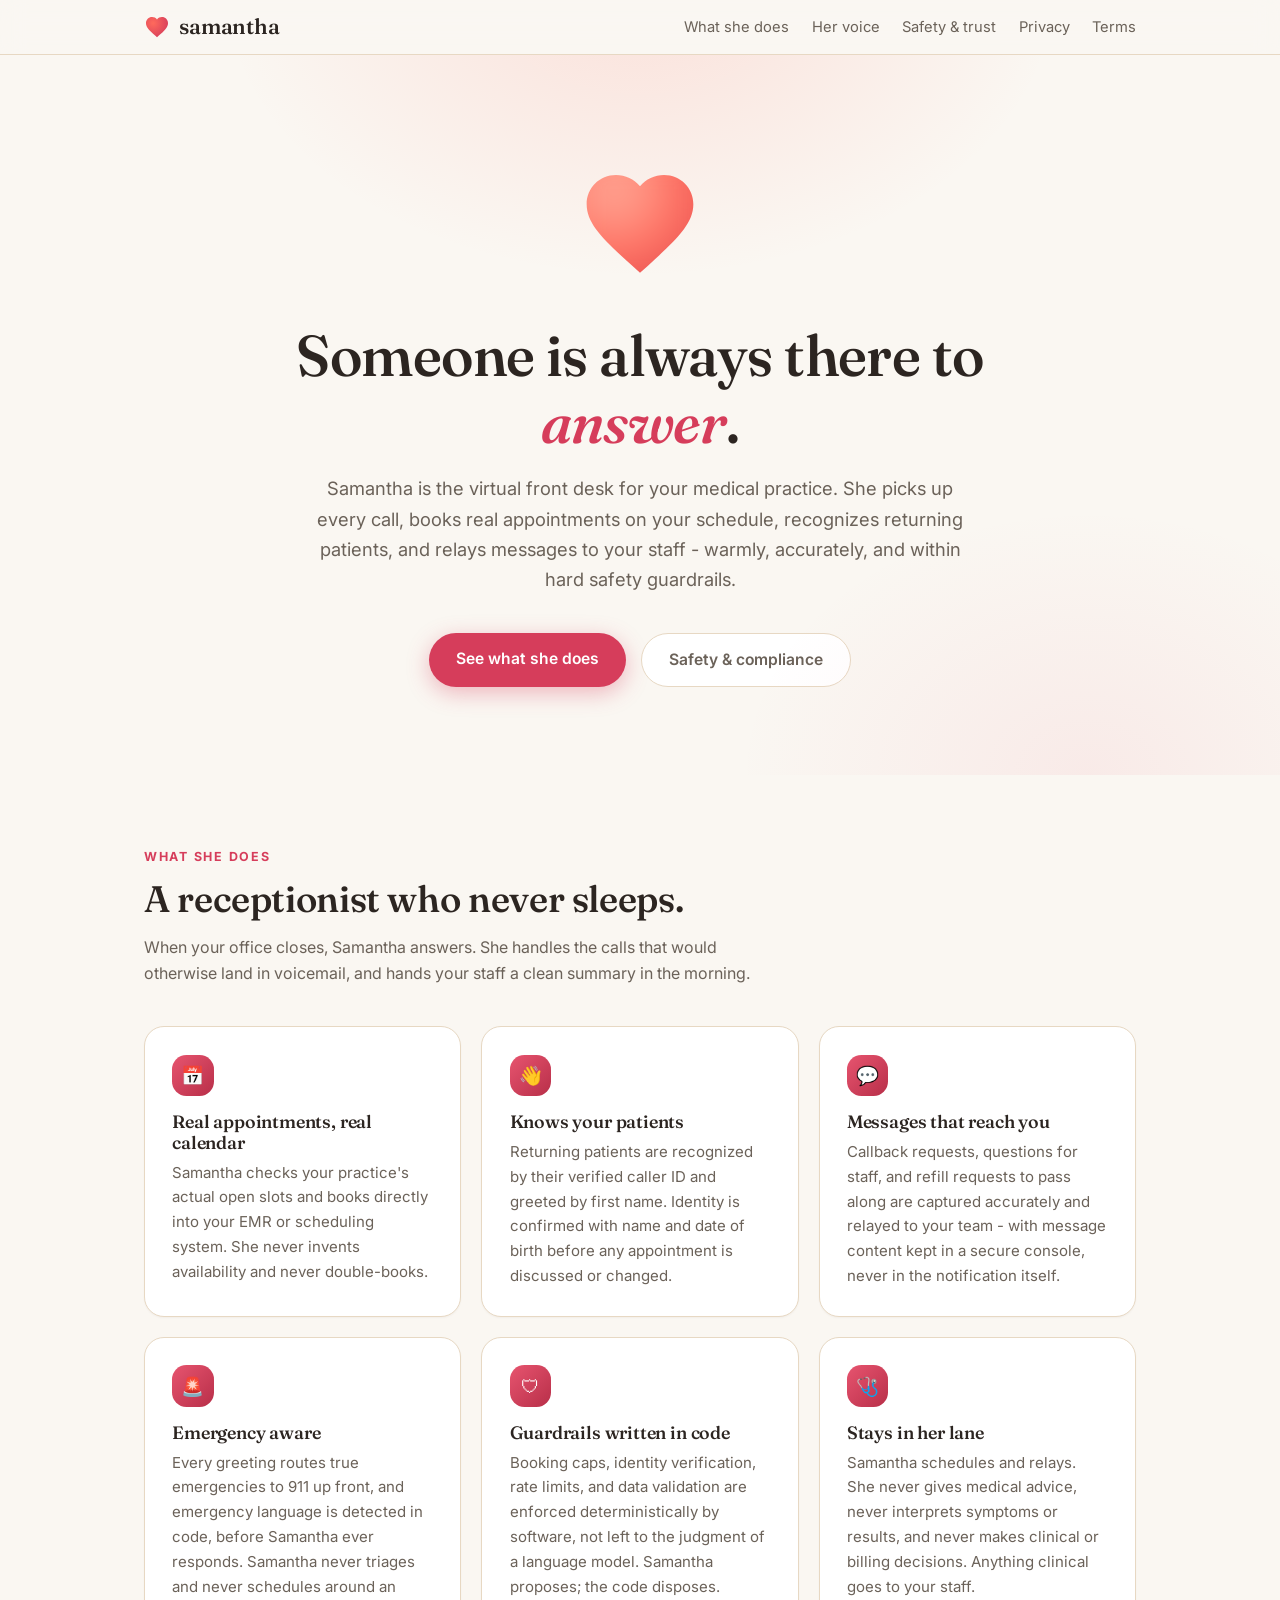
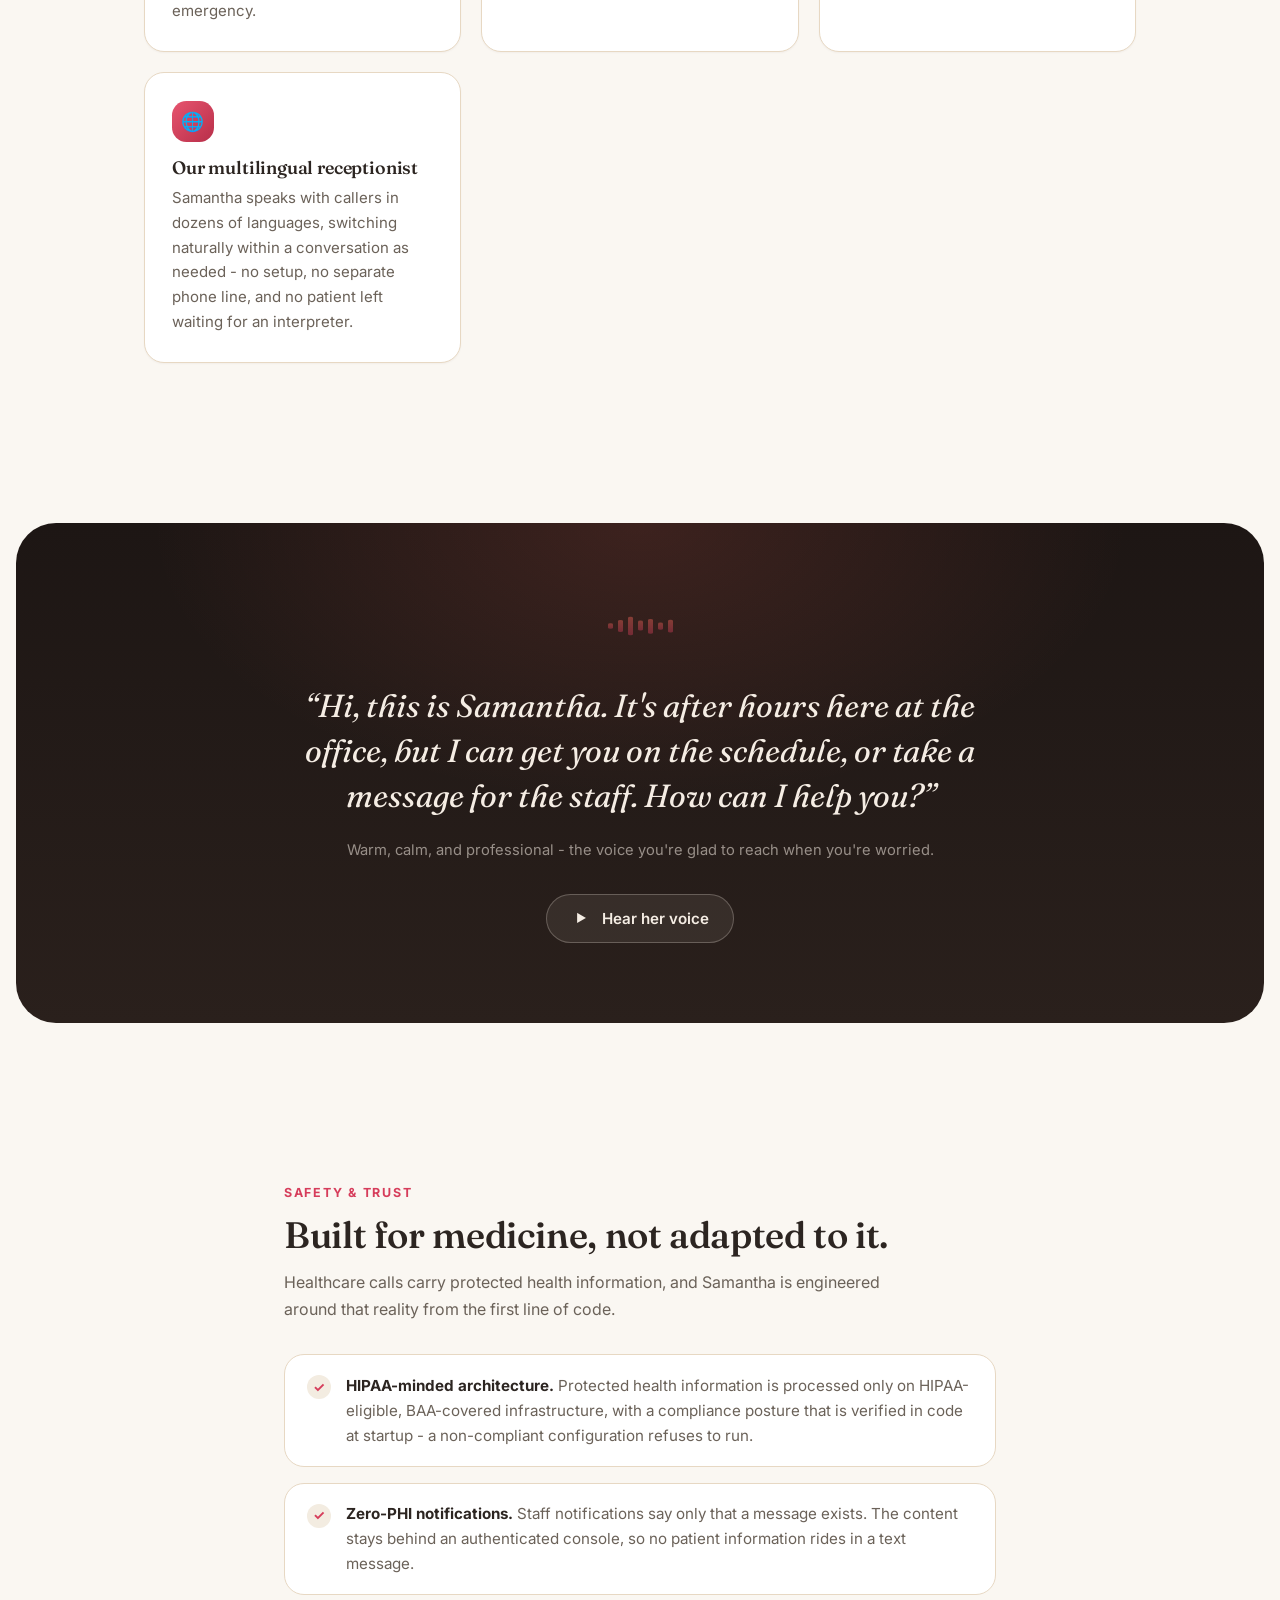
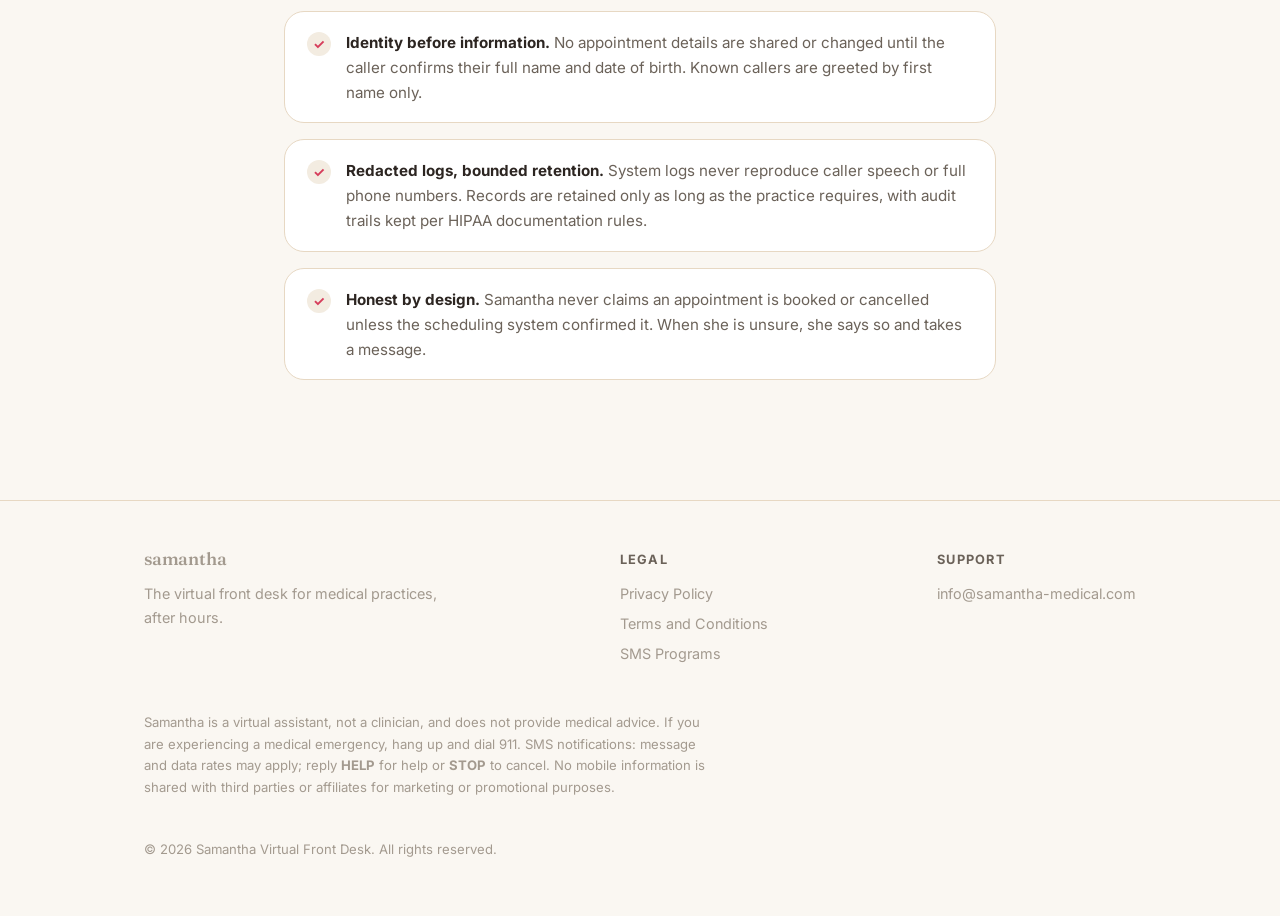
<file: index.html>
<!DOCTYPE html>
<html lang="en">
<head>
  <meta charset="UTF-8" />
  <meta name="viewport" content="width=device-width, initial-scale=1.0" />
  <title>Samantha - The After-Hours Voice of Your Practice</title>
  <meta name="description" content="Samantha is a virtual front desk receptionist for medical practices. She answers every call, books real appointments in your EMR, and relays messages - warmly, safely, and in compliance with HIPAA." />
  <link rel="preconnect" href="https://fonts.googleapis.com" />
  <link rel="preconnect" href="https://fonts.gstatic.com" crossorigin />
  <link href="https://fonts.googleapis.com/css2?family=Fraunces:ital,opsz,wght@0,9..144,400..600;1,9..144,400..600&family=Inter:wght@400;500;600;700&display=swap" rel="stylesheet" />
  <link rel="stylesheet" href="styles.css" />
  <link rel="icon" href="data:image/svg+xml,%3Csvg xmlns='http://www.w3.org/2000/svg' viewBox='0 0 24 24'%3E%3Cpath d='M12 21.35l-1.45-1.32C5.4 15.36 2 12.28 2 8.5 2 5.42 4.42 3 7.5 3c1.74 0 3.41.81 4.5 2.09C13.09 3.81 14.76 3 16.5 3 19.58 3 22 5.42 22 8.5c0 3.78-3.4 6.86-8.55 11.54L12 21.35z' fill='%23d63d5b'/%3E%3C/svg%3E" />
</head>
<body>

  <nav class="nav">
    <div class="nav-inner">
      <a href="index.html" class="wordmark"><span class="dot"></span>samantha</a>
      <input type="checkbox" id="nav-toggle" class="nav-toggle-checkbox" />
      <label for="nav-toggle" class="nav-toggle-btn" aria-label="Open menu">&#9776;</label>
      <div class="nav-links">
        <a href="#care">What she does</a>
        <a href="#voice">Her voice</a>
        <a href="#trust">Safety &amp; trust</a>
        <a href="privacy-policy/index.html">Privacy</a>
        <a href="terms-and-conditions/index.html">Terms</a>
      </div>
    </div>
  </nav>

  <header class="hero">
    <div class="container">
      <div class="orb" aria-hidden="true"></div>
      <h1>Someone is always there to <span class="accent">answer</span>.</h1>
      <p class="lede">
        Samantha is the virtual front desk for your medical practice.
        She picks up every call, books real appointments on your schedule,
        recognizes returning patients, and relays messages to your staff -
        warmly, accurately, and within hard safety guardrails.
      </p>
      <div class="cta-row">
        <a class="btn btn-primary" href="#care">See what she does</a>
        <a class="btn btn-ghost" href="#trust">Safety &amp; compliance</a>
      </div>
    </div>
  </header>

  <section id="care">
    <div class="container">
      <p class="kicker">What she does</p>
      <h2 class="section-title">A receptionist who never sleeps.</h2>
      <p class="section-sub">
        When your office closes, Samantha answers. She handles the calls that
        would otherwise land in voicemail, and hands your staff a clean summary
        in the morning.
      </p>
      <div class="grid">
        <div class="card">
          <div class="icon">&#128197;</div>
          <h3>Real appointments, real calendar</h3>
          <p>Samantha checks your practice's actual open slots and books directly into your EMR or scheduling system. She never invents availability and never double-books.</p>
        </div>
        <div class="card">
          <div class="icon">&#128075;</div>
          <h3>Knows your patients</h3>
          <p>Returning patients are recognized by their verified caller ID and greeted by first name. Identity is confirmed with name and date of birth before any appointment is discussed or changed.</p>
        </div>
        <div class="card">
          <div class="icon">&#128172;</div>
          <h3>Messages that reach you</h3>
          <p>Callback requests, questions for staff, and refill requests to pass along are captured accurately and relayed to your team - with message content kept in a secure console, never in the notification itself.</p>
        </div>
        <div class="card">
          <div class="icon">&#128680;</div>
          <h3>Emergency aware</h3>
          <p>Every greeting routes true emergencies to 911 up front, and emergency language is detected in code, before Samantha ever responds. Samantha never triages and never schedules around an emergency.</p>
        </div>
        <div class="card">
          <div class="icon">&#128737;</div>
          <h3>Guardrails written in code</h3>
          <p>Booking caps, identity verification, rate limits, and data validation are enforced deterministically by software, not left to the judgment of a language model. Samantha proposes; the code disposes.</p>
        </div>
        <div class="card">
          <div class="icon">&#129658;</div>
          <h3>Stays in her lane</h3>
          <p>Samantha schedules and relays. She never gives medical advice, never interprets symptoms or results, and never makes clinical or billing decisions. Anything clinical goes to your staff.</p>
        </div>
        <div class="card">
          <div class="icon">&#127760;</div>
          <h3>Our multilingual receptionist</h3>
          <p>Samantha speaks with callers in dozens of languages, switching naturally within a conversation as needed - no setup, no separate phone line, and no patient left waiting for an interpreter.</p>
        </div>
      </div>
    </div>
  </section>

  <section id="voice">
    <div class="voice">
      <div class="wave wave-paused" id="voice-wave" aria-hidden="true">
        <span></span><span></span><span></span><span></span><span></span><span></span><span></span>
      </div>
      <p class="quote">&ldquo;Hi, this is Samantha. It's after hours here at the office, but I can get you on the schedule, or take a message for the staff. How can I help you?&rdquo;</p>
      <p class="attr">Warm, calm, and professional - the voice you're glad to reach when you're worried.</p>
      <button class="voice-play" id="voice-play-btn" type="button" aria-label="Play a sample of Samantha's voice">
        <span class="voice-play-icon" aria-hidden="true">&#9658;</span>
        <span class="voice-play-label">Hear her voice</span>
      </button>
      <audio id="voice-audio" src="audio/samantha-voice-sample.mp3" preload="none"></audio>
    </div>
  </section>

  <section id="trust">
    <div class="container narrow">
      <p class="kicker">Safety &amp; trust</p>
      <h2 class="section-title">Built for medicine, not adapted to it.</h2>
      <p class="section-sub">
        Healthcare calls carry protected health information, and Samantha is
        engineered around that reality from the first line of code.
      </p>
      <div class="trust-list">
        <div class="trust-item">
          <span class="check">&#10003;</span>
          <p><strong>HIPAA-minded architecture.</strong> Protected health information is processed only on HIPAA-eligible, BAA-covered infrastructure, with a compliance posture that is verified in code at startup - a non-compliant configuration refuses to run.</p>
        </div>
        <div class="trust-item">
          <span class="check">&#10003;</span>
          <p><strong>Zero-PHI notifications.</strong> Staff notifications say only that a message exists. The content stays behind an authenticated console, so no patient information rides in a text message.</p>
        </div>
        <div class="trust-item">
          <span class="check">&#10003;</span>
          <p><strong>Identity before information.</strong> No appointment details are shared or changed until the caller confirms their full name and date of birth. Known callers are greeted by first name only.</p>
        </div>
        <div class="trust-item">
          <span class="check">&#10003;</span>
          <p><strong>Redacted logs, bounded retention.</strong> System logs never reproduce caller speech or full phone numbers. Records are retained only as long as the practice requires, with audit trails kept per HIPAA documentation rules.</p>
        </div>
        <div class="trust-item">
          <span class="check">&#10003;</span>
          <p><strong>Honest by design.</strong> Samantha never claims an appointment is booked or cancelled unless the scheduling system confirmed it. When she is unsure, she says so and takes a message.</p>
        </div>
      </div>
    </div>
  </section>

  <footer>
    <div class="container">
      <div class="footer-grid">
        <div class="col">
          <a href="index.html" class="wordmark" style="font-size:1.1rem"><span class="dot" style="width:1.2rem;height:1.2rem"></span>samantha</a>
          <p style="margin-top:0.8rem;max-width:34ch">The virtual front desk for medical practices, after hours.</p>
        </div>
        <div class="col">
          <h4>Legal</h4>
          <a href="privacy-policy/index.html">Privacy Policy</a>
          <a href="terms-and-conditions/index.html">Terms and Conditions</a>
          <a href="sms/index.html">SMS Programs</a>
        </div>
        <div class="col">
          <h4>Support</h4>
          <a href="mailto:info@samantha-medical.com">info@samantha-medical.com</a>
        </div>
      </div>
      <p class="fineprint">
        Samantha is a virtual assistant, not a clinician, and does not provide medical advice.
        If you are experiencing a medical emergency, hang up and dial 911.
        SMS notifications: message and data rates may apply; reply <strong>HELP</strong> for help or <strong>STOP</strong> to cancel.
        No mobile information is shared with third parties or affiliates for marketing or promotional purposes.
      </p>
      <p class="fineprint">&copy; 2026 Samantha Virtual Front Desk. All rights reserved.</p>
    </div>
  </footer>

  <script src="script.js"></script>

</body>
</html>
</file>
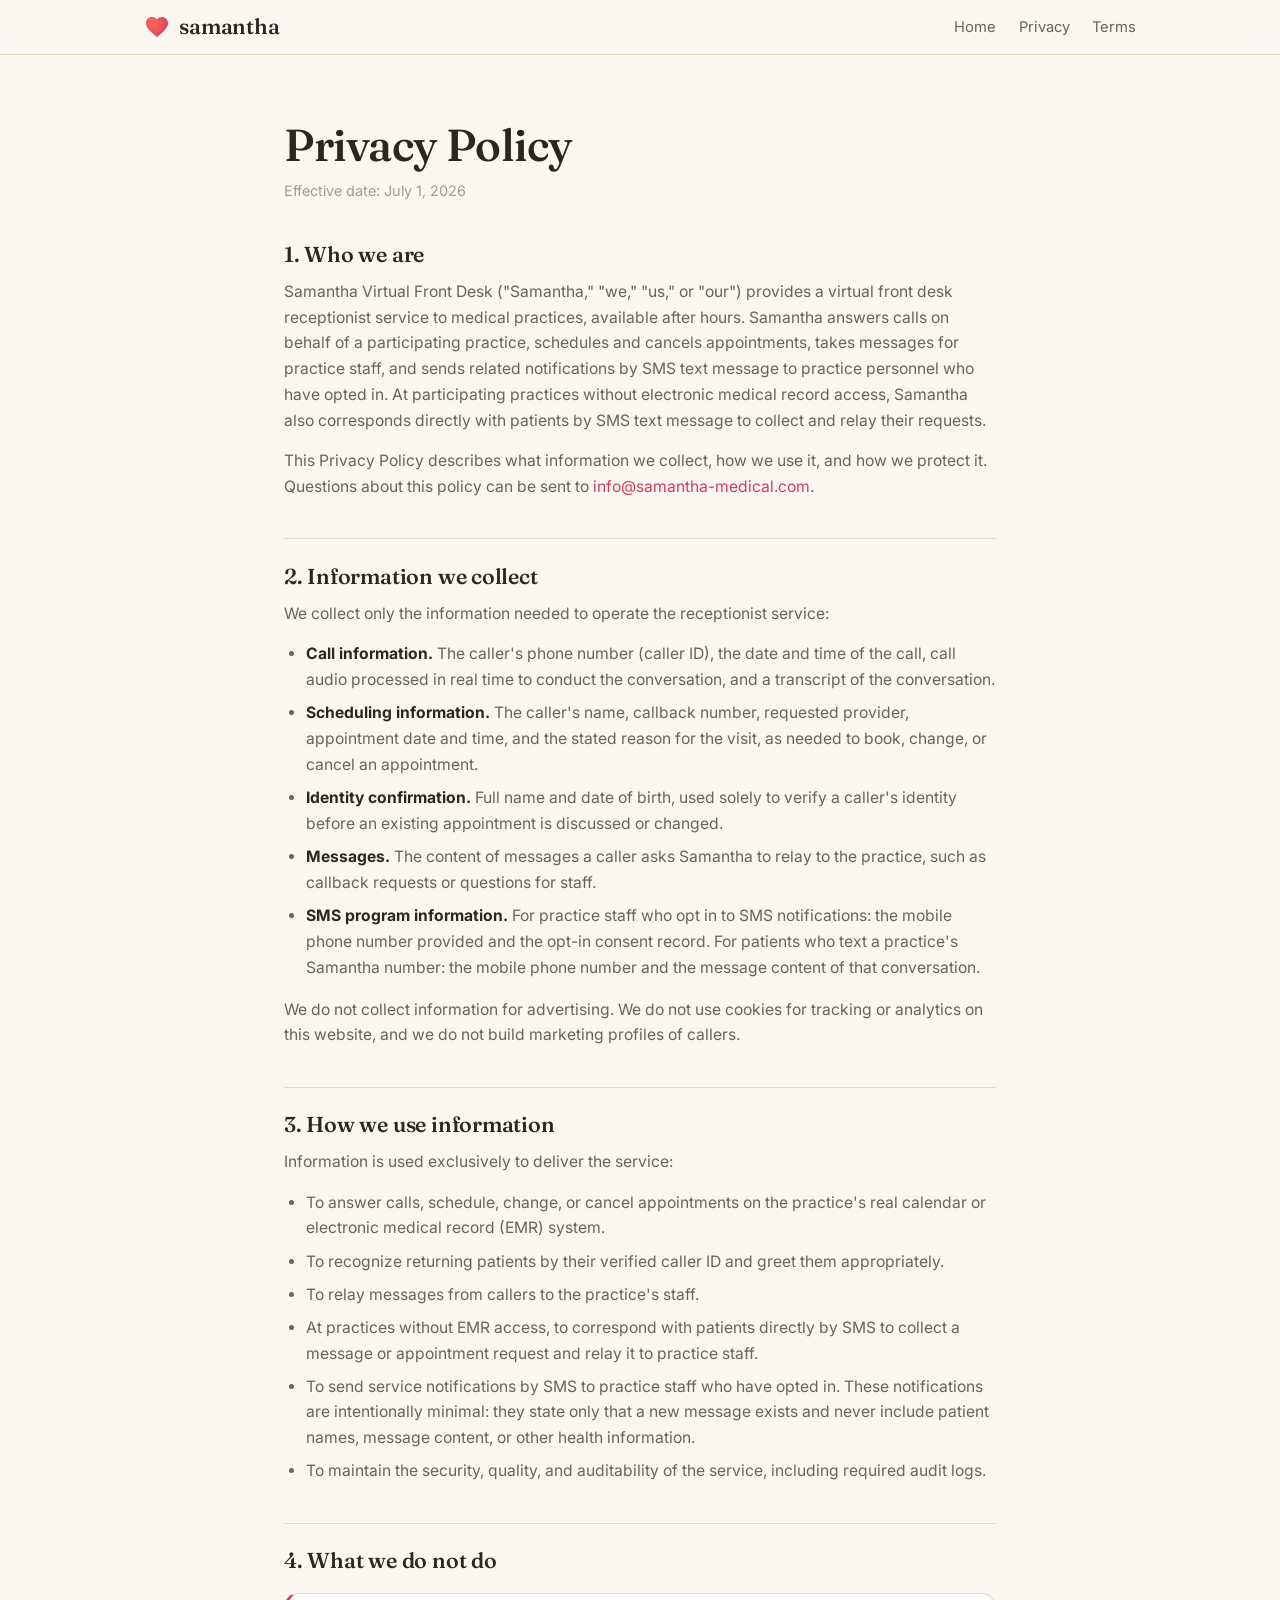
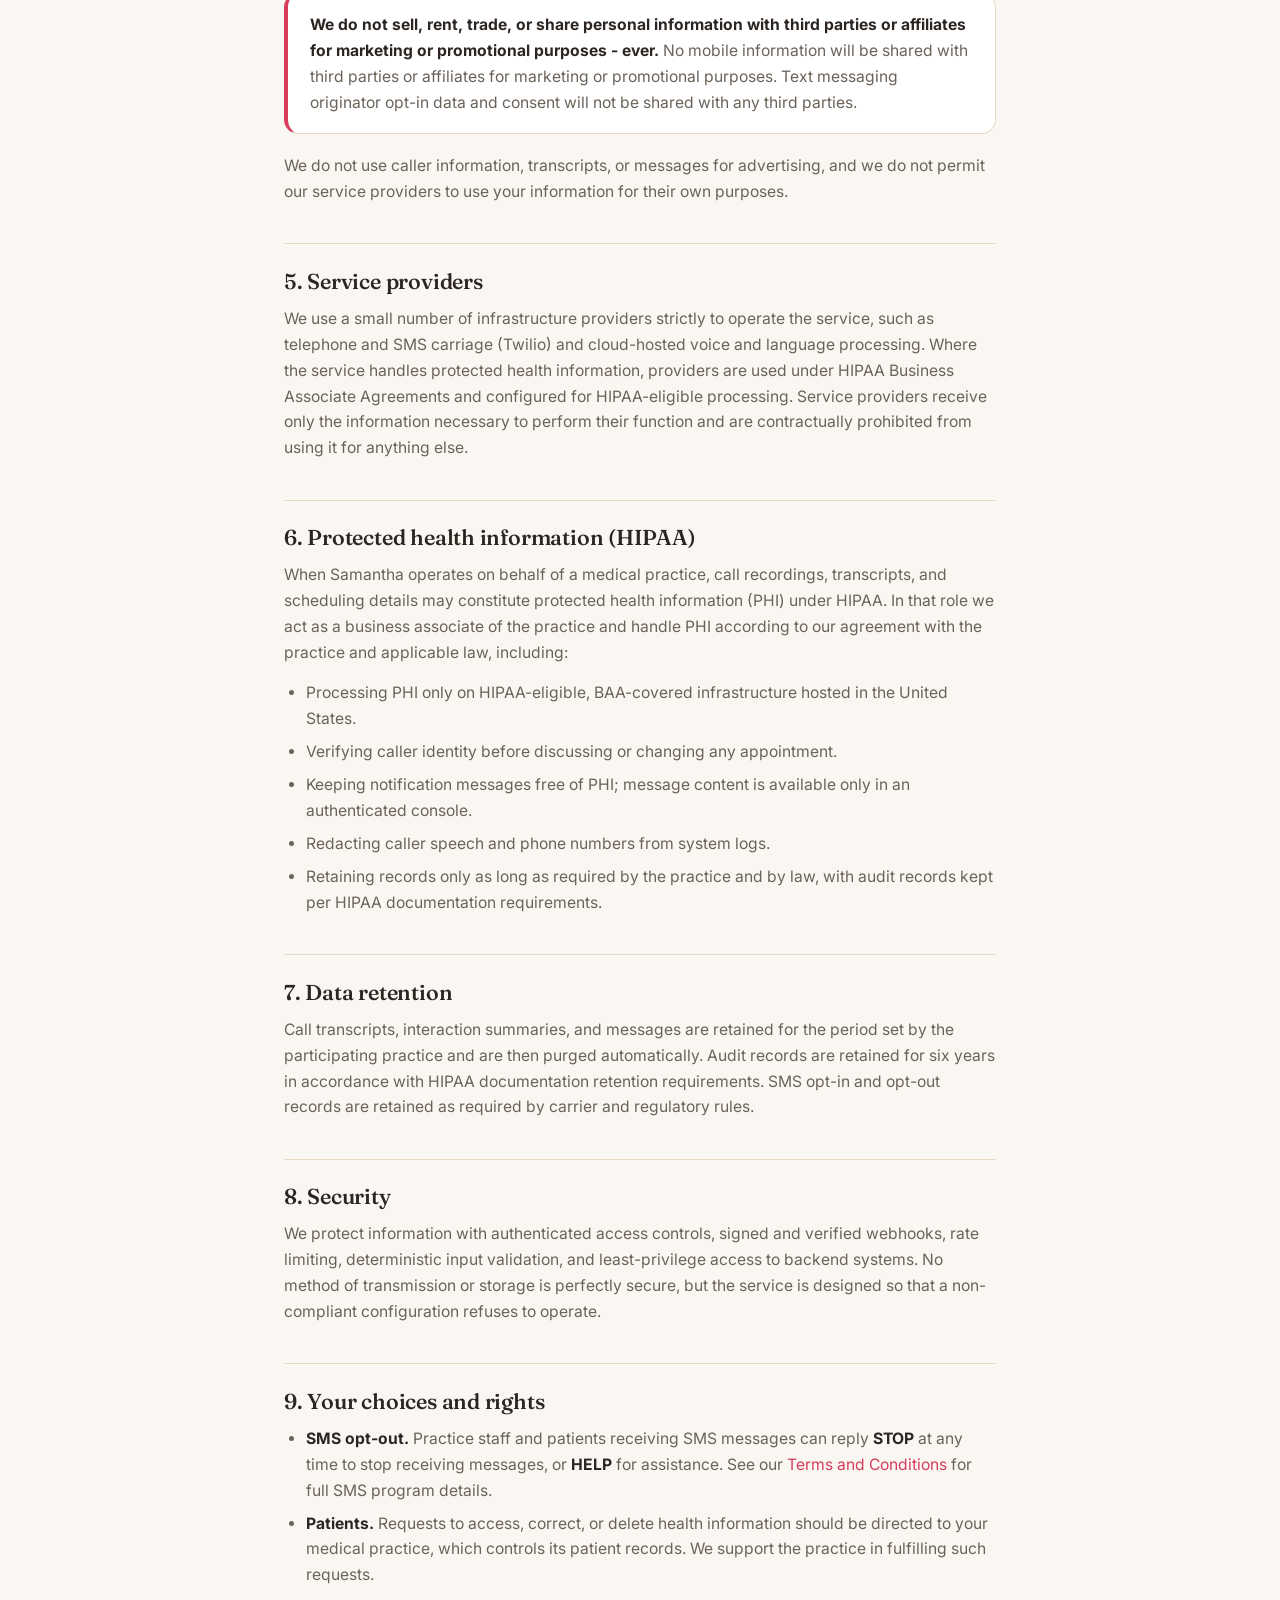
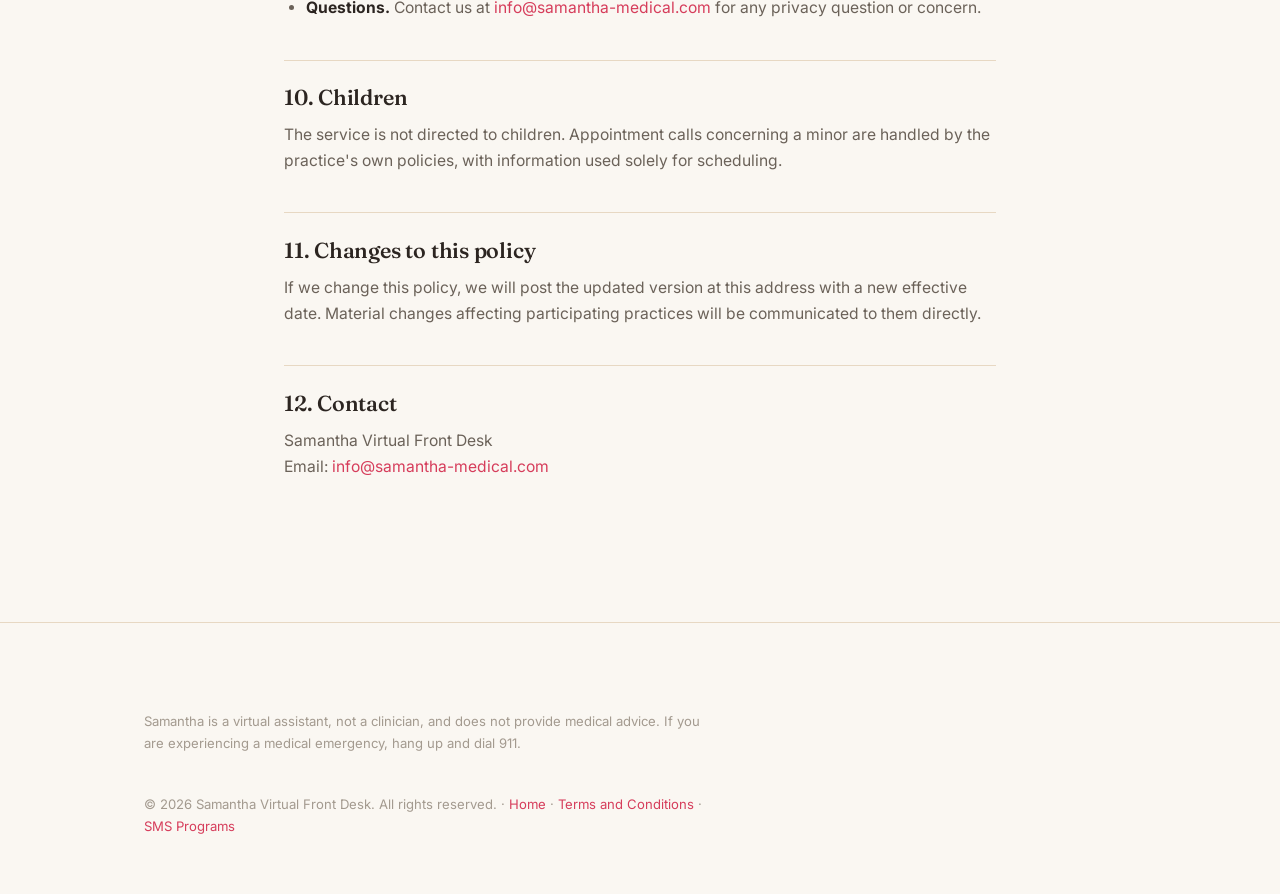
<file: privacy-policy/index.html>
<!DOCTYPE html>
<html lang="en">
<head>
  <meta charset="UTF-8" />
  <meta name="viewport" content="width=device-width, initial-scale=1.0" />
  <title>Privacy Policy - Samantha Virtual Front Desk</title>
  <meta name="description" content="Privacy Policy for Samantha, the virtual front desk receptionist for medical practices: what data we collect, how it is used, and how it is protected." />
  <link rel="preconnect" href="https://fonts.googleapis.com" />
  <link rel="preconnect" href="https://fonts.gstatic.com" crossorigin />
  <link href="https://fonts.googleapis.com/css2?family=Fraunces:ital,opsz,wght@0,9..144,400..600;1,9..144,400..600&family=Inter:wght@400;500;600;700&display=swap" rel="stylesheet" />
  <link rel="stylesheet" href="../styles.css" />
  <link rel="icon" href="data:image/svg+xml,%3Csvg xmlns='http://www.w3.org/2000/svg' viewBox='0 0 24 24'%3E%3Cpath d='M12 21.35l-1.45-1.32C5.4 15.36 2 12.28 2 8.5 2 5.42 4.42 3 7.5 3c1.74 0 3.41.81 4.5 2.09C13.09 3.81 14.76 3 16.5 3 19.58 3 22 5.42 22 8.5c0 3.78-3.4 6.86-8.55 11.54L12 21.35z' fill='%23d63d5b'/%3E%3C/svg%3E" />
</head>
<body>

  <nav class="nav">
    <div class="nav-inner">
      <a href="../index.html" class="wordmark"><span class="dot"></span>samantha</a>
      <input type="checkbox" id="nav-toggle" class="nav-toggle-checkbox" />
      <label for="nav-toggle" class="nav-toggle-btn" aria-label="Open menu">&#9776;</label>
      <div class="nav-links">
        <a href="../index.html">Home</a>
        <a href="index.html">Privacy</a>
        <a href="../terms-and-conditions/index.html">Terms</a>
      </div>
    </div>
  </nav>

  <main class="policy">
    <div class="container narrow">
      <h1>Privacy Policy</h1>
      <p class="updated">Effective date: July 1, 2026</p>

      <h2>1. Who we are</h2>
      <p>
        Samantha Virtual Front Desk ("Samantha," "we," "us," or "our") provides a virtual
        front desk receptionist service to medical practices, available after hours. Samantha answers
        calls on behalf of a participating practice, schedules and cancels appointments,
        takes messages for practice staff, and sends related notifications by SMS text
        message to practice personnel who have opted in. At participating practices
        without electronic medical record access, Samantha also corresponds directly with
        patients by SMS text message to collect and relay their requests.
      </p>
      <p>
        This Privacy Policy describes what information we collect, how we use it, and how
        we protect it. Questions about this policy can be sent to
        <a href="mailto:info@samantha-medical.com">info@samantha-medical.com</a>.
      </p>

      <h2>2. Information we collect</h2>
      <p>We collect only the information needed to operate the receptionist service:</p>
      <ul>
        <li><strong>Call information.</strong> The caller's phone number (caller ID), the date and time of the call, call audio processed in real time to conduct the conversation, and a transcript of the conversation.</li>
        <li><strong>Scheduling information.</strong> The caller's name, callback number, requested provider, appointment date and time, and the stated reason for the visit, as needed to book, change, or cancel an appointment.</li>
        <li><strong>Identity confirmation.</strong> Full name and date of birth, used solely to verify a caller's identity before an existing appointment is discussed or changed.</li>
        <li><strong>Messages.</strong> The content of messages a caller asks Samantha to relay to the practice, such as callback requests or questions for staff.</li>
        <li><strong>SMS program information.</strong> For practice staff who opt in to SMS notifications: the mobile phone number provided and the opt-in consent record. For patients who text a practice's Samantha number: the mobile phone number and the message content of that conversation.</li>
      </ul>
      <p>
        We do not collect information for advertising. We do not use cookies for tracking
        or analytics on this website, and we do not build marketing profiles of callers.
      </p>

      <h2>3. How we use information</h2>
      <p>Information is used exclusively to deliver the service:</p>
      <ul>
        <li>To answer calls, schedule, change, or cancel appointments on the practice's real calendar or electronic medical record (EMR) system.</li>
        <li>To recognize returning patients by their verified caller ID and greet them appropriately.</li>
        <li>To relay messages from callers to the practice's staff.</li>
        <li>At practices without EMR access, to correspond with patients directly by SMS to collect a message or appointment request and relay it to practice staff.</li>
        <li>To send service notifications by SMS to practice staff who have opted in. These notifications are intentionally minimal: they state only that a new message exists and never include patient names, message content, or other health information.</li>
        <li>To maintain the security, quality, and auditability of the service, including required audit logs.</li>
      </ul>

      <h2>4. What we do not do</h2>
      <div class="callout">
        <p>
          <strong>We do not sell, rent, trade, or share personal information with third
          parties or affiliates for marketing or promotional purposes - ever.</strong>
          No mobile information will be shared with third parties or affiliates for
          marketing or promotional purposes. Text messaging originator opt-in data and
          consent will not be shared with any third parties.
        </p>
      </div>
      <p>
        We do not use caller information, transcripts, or messages for advertising, and we
        do not permit our service providers to use your information for their own purposes.
      </p>

      <h2>5. Service providers</h2>
      <p>
        We use a small number of infrastructure providers strictly to operate the service,
        such as telephone and SMS carriage (Twilio) and cloud-hosted voice and language
        processing. Where the
        service handles protected health information, providers are used under HIPAA
        Business Associate Agreements and configured for HIPAA-eligible processing.
        Service providers receive only the information necessary to perform their function
        and are contractually prohibited from using it for anything else.
      </p>

      <h2>6. Protected health information (HIPAA)</h2>
      <p>
        When Samantha operates on behalf of a medical practice, call recordings,
        transcripts, and scheduling details may constitute protected health information
        (PHI) under HIPAA. In that role we act as a business associate of the practice and
        handle PHI according to our agreement with the practice and applicable law, including:
      </p>
      <ul>
        <li>Processing PHI only on HIPAA-eligible, BAA-covered infrastructure hosted in the United States.</li>
        <li>Verifying caller identity before discussing or changing any appointment.</li>
        <li>Keeping notification messages free of PHI; message content is available only in an authenticated console.</li>
        <li>Redacting caller speech and phone numbers from system logs.</li>
        <li>Retaining records only as long as required by the practice and by law, with audit records kept per HIPAA documentation requirements.</li>
      </ul>

      <h2>7. Data retention</h2>
      <p>
        Call transcripts, interaction summaries, and messages are retained for the period
        set by the participating practice and are then purged automatically. Audit records
        are retained for six years in accordance with HIPAA documentation retention
        requirements. SMS opt-in and opt-out records are retained as required by carrier
        and regulatory rules.
      </p>

      <h2>8. Security</h2>
      <p>
        We protect information with authenticated access controls, signed and verified
        webhooks, rate limiting, deterministic input validation, and least-privilege
        access to backend systems. No method of transmission or storage is perfectly
        secure, but the service is designed so that a non-compliant configuration refuses
        to operate.
      </p>

      <h2>9. Your choices and rights</h2>
      <ul>
        <li><strong>SMS opt-out.</strong> Practice staff and patients receiving SMS messages can reply <strong>STOP</strong> at any time to stop receiving messages, or <strong>HELP</strong> for assistance. See our <a href="../terms-and-conditions/index.html">Terms and Conditions</a> for full SMS program details.</li>
        <li><strong>Patients.</strong> Requests to access, correct, or delete health information should be directed to your medical practice, which controls its patient records. We support the practice in fulfilling such requests.</li>
        <li><strong>Questions.</strong> Contact us at <a href="mailto:info@samantha-medical.com">info@samantha-medical.com</a> for any privacy question or concern.</li>
      </ul>

      <h2>10. Children</h2>
      <p>
        The service is not directed to children. Appointment calls concerning a minor are
        handled by the practice's own policies, with information used solely for scheduling.
      </p>

      <h2>11. Changes to this policy</h2>
      <p>
        If we change this policy, we will post the updated version at this address with a
        new effective date. Material changes affecting participating practices will be
        communicated to them directly.
      </p>

      <h2>12. Contact</h2>
      <p>
        Samantha Virtual Front Desk<br />
        Email: <a href="mailto:info@samantha-medical.com">info@samantha-medical.com</a>
      </p>
    </div>
  </main>

  <footer>
    <div class="container">
      <p class="fineprint">
        Samantha is a virtual assistant, not a clinician, and does not provide medical advice.
        If you are experiencing a medical emergency, hang up and dial 911.
      </p>
      <p class="fineprint">&copy; 2026 Samantha Virtual Front Desk. All rights reserved. &middot; <a href="../index.html">Home</a> &middot; <a href="../terms-and-conditions/index.html">Terms and Conditions</a> &middot; <a href="../sms/index.html">SMS Programs</a></p>
    </div>
  </footer>

</body>
</html>
</file>
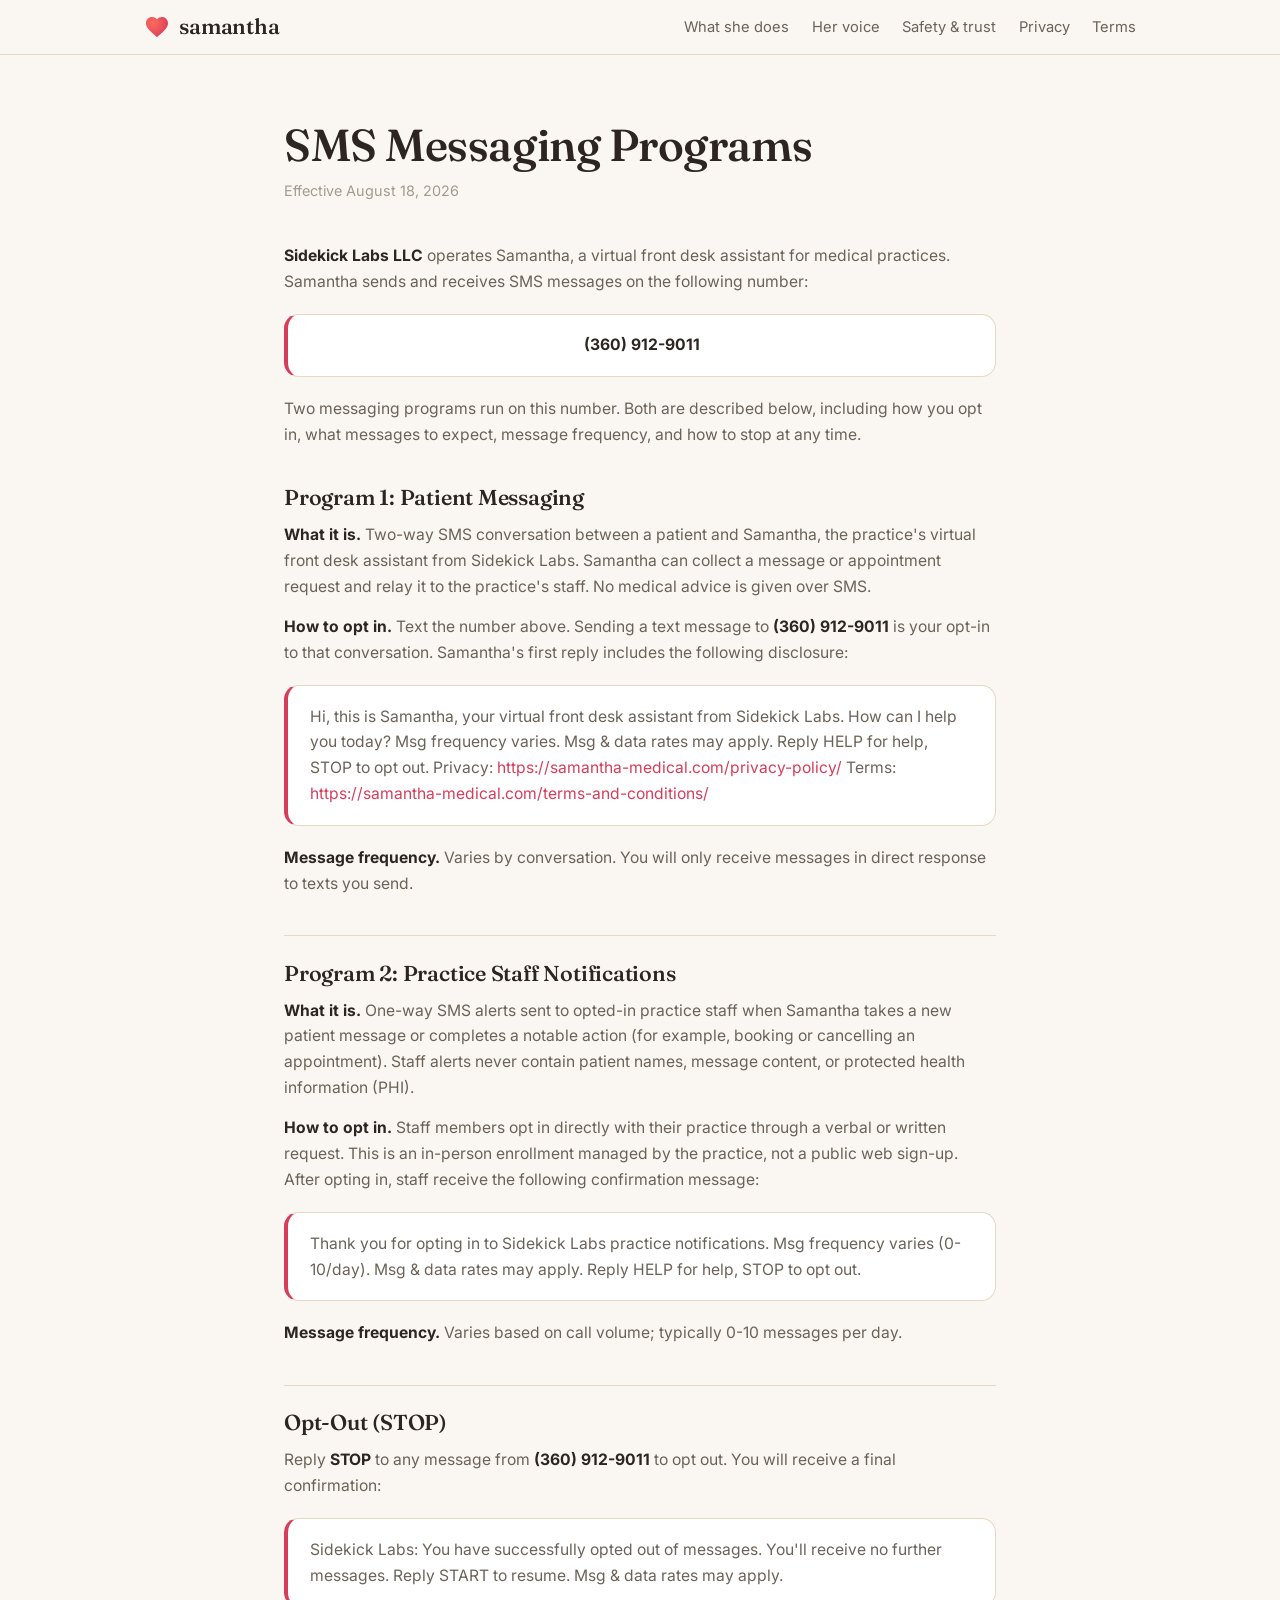
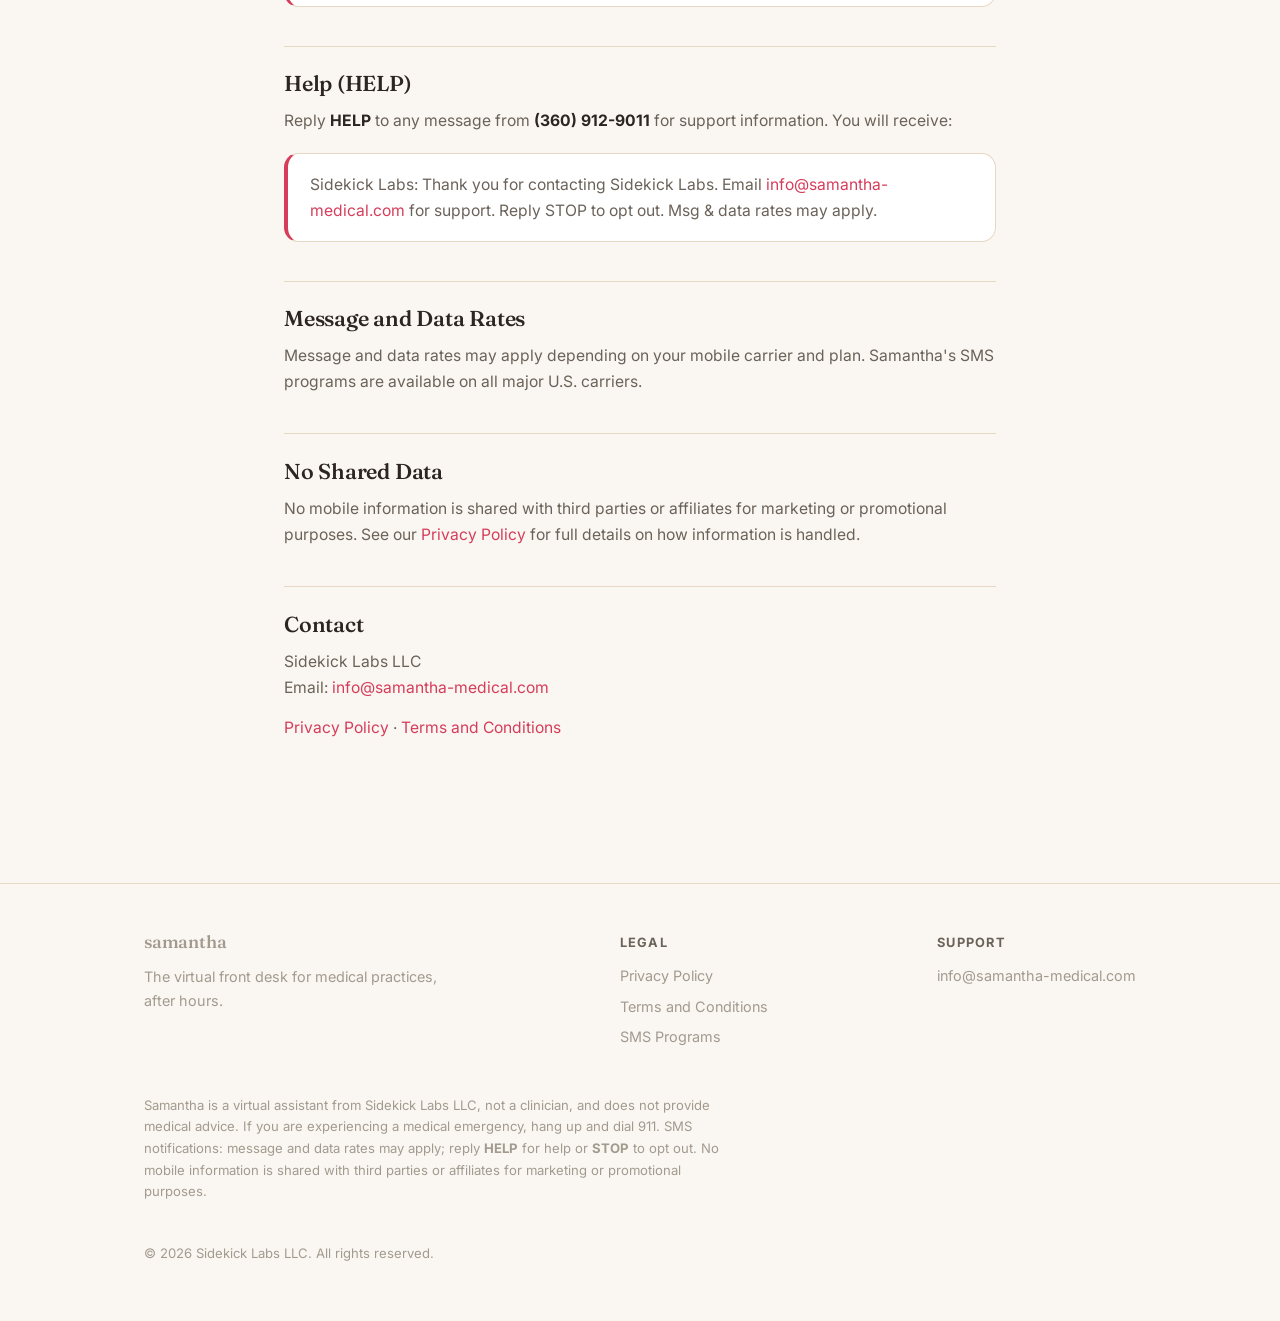
<file: sms/index.html>
<!DOCTYPE html>
<html lang="en">
<head>
  <meta charset="UTF-8" />
  <meta name="viewport" content="width=device-width, initial-scale=1.0" />
  <title>SMS Messaging - Sidekick Labs</title>
  <meta name="description" content="Sidekick Labs SMS messaging programs for Samantha Virtual Front Desk: how to opt in, message frequency, how to opt out, and your rights." />
  <link rel="preconnect" href="https://fonts.googleapis.com" />
  <link rel="preconnect" href="https://fonts.gstatic.com" crossorigin />
  <link href="https://fonts.googleapis.com/css2?family=Fraunces:ital,opsz,wght@0,9..144,400..600;1,9..144,400..600&family=Inter:wght@400;500;600;700&display=swap" rel="stylesheet" />
  <link rel="stylesheet" href="../styles.css" />
  <link rel="icon" href="data:image/svg+xml,%3Csvg xmlns='http://www.w3.org/2000/svg' viewBox='0 0 24 24'%3E%3Cpath d='M12 21.35l-1.45-1.32C5.4 15.36 2 12.28 2 8.5 2 5.42 4.42 3 7.5 3c1.74 0 3.41.81 4.5 2.09C13.09 3.81 14.76 3 16.5 3 19.58 3 22 5.42 22 8.5c0 3.78-3.4 6.86-8.55 11.54L12 21.35z' fill='%23d63d5b'/%3E%3C/svg%3E" />
</head>
<body>

  <nav class="nav">
    <div class="nav-inner">
      <a href="../index.html" class="wordmark"><span class="dot"></span>samantha</a>
      <input type="checkbox" id="nav-toggle" class="nav-toggle-checkbox" />
      <label for="nav-toggle" class="nav-toggle-btn" aria-label="Open menu">&#9776;</label>
      <div class="nav-links">
        <a href="../index.html#care">What she does</a>
        <a href="../index.html#voice">Her voice</a>
        <a href="../index.html#trust">Safety &amp; trust</a>
        <a href="../privacy-policy/index.html">Privacy</a>
        <a href="../terms-and-conditions/index.html">Terms</a>
      </div>
    </div>
  </nav>

  <div class="policy">
    <div class="container narrow">

      <h1>SMS Messaging Programs</h1>
      <p class="updated">Effective August 18, 2026</p>

      <p>
        <strong>Sidekick Labs LLC</strong> operates Samantha, a virtual front desk
        assistant for medical practices. Samantha sends and receives SMS messages on the
        following number:
      </p>

      <div class="callout" style="text-align:center; font-size:1.2rem">
        <p><strong>(360) 912-9011</strong></p>
      </div>

      <p>
        Two messaging programs run on this number. Both are described below, including
        how you opt in, what messages to expect, message frequency, and how to stop
        at any time.
      </p>

      <h2>Program 1: Patient Messaging</h2>

      <p>
        <strong>What it is.</strong>
        Two-way SMS conversation between a patient and Samantha, the practice's
        virtual front desk assistant from Sidekick Labs.
        Samantha can collect a message or appointment request and relay it to the
        practice's staff.
        No medical advice is given over SMS.
      </p>

      <p>
        <strong>How to opt in.</strong>
        Text the number above.
        Sending a text message to <strong>(360) 912-9011</strong> is your opt-in to
        that conversation.
        Samantha's first reply includes the following disclosure:
      </p>

      <div class="callout">
        <p>
          Hi, this is Samantha, your virtual front desk assistant from Sidekick Labs.
          How can I help you today?
          Msg frequency varies.
          Msg &amp; data rates may apply.
          Reply HELP for help, STOP to opt out.
          Privacy: <a href="../privacy-policy/index.html">https://samantha-medical.com/privacy-policy/</a>
          Terms: <a href="../terms-and-conditions/index.html">https://samantha-medical.com/terms-and-conditions/</a>
        </p>
      </div>

      <p>
        <strong>Message frequency.</strong>
        Varies by conversation. You will only receive messages in direct response to
        texts you send.
      </p>

      <h2>Program 2: Practice Staff Notifications</h2>

      <p>
        <strong>What it is.</strong>
        One-way SMS alerts sent to opted-in practice staff when Samantha takes a new
        patient message or completes a notable action (for example, booking or
        cancelling an appointment).
        Staff alerts never contain patient names, message content, or protected health
        information (PHI).
      </p>

      <p>
        <strong>How to opt in.</strong>
        Staff members opt in directly with their practice through a verbal or written
        request. This is an in-person enrollment managed by the practice, not a public
        web sign-up.
        After opting in, staff receive the following confirmation message:
      </p>

      <div class="callout">
        <p>
          Thank you for opting in to Sidekick Labs practice notifications.
          Msg frequency varies (0-10/day).
          Msg &amp; data rates may apply.
          Reply HELP for help, STOP to opt out.
        </p>
      </div>

      <p>
        <strong>Message frequency.</strong>
        Varies based on call volume; typically 0-10 messages per day.
      </p>

      <h2>Opt-Out (STOP)</h2>

      <p>
        Reply <strong>STOP</strong> to any message from <strong>(360) 912-9011</strong>
        to opt out. You will receive a final confirmation:
      </p>

      <div class="callout">
        <p>
          Sidekick Labs: You have successfully opted out of messages.
          You'll receive no further messages.
          Reply START to resume.
          Msg &amp; data rates may apply.
        </p>
      </div>

      <h2>Help (HELP)</h2>

      <p>
        Reply <strong>HELP</strong> to any message from <strong>(360) 912-9011</strong>
        for support information. You will receive:
      </p>

      <div class="callout">
        <p>
          Sidekick Labs: Thank you for contacting Sidekick Labs.
          Email <a href="mailto:info@samantha-medical.com">info@samantha-medical.com</a> for support.
          Reply STOP to opt out.
          Msg &amp; data rates may apply.
        </p>
      </div>

      <h2>Message and Data Rates</h2>

      <p>
        Message and data rates may apply depending on your mobile carrier and plan.
        Samantha's SMS programs are available on all major U.S. carriers.
      </p>

      <h2>No Shared Data</h2>

      <p>
        No mobile information is shared with third parties or affiliates for marketing
        or promotional purposes.
        See our <a href="../privacy-policy/index.html">Privacy Policy</a> for full details on
        how information is handled.
      </p>

      <h2>Contact</h2>

      <p>
        Sidekick Labs LLC<br />
        Email: <a href="mailto:info@samantha-medical.com">info@samantha-medical.com</a>
      </p>

      <p>
        <a href="../privacy-policy/index.html">Privacy Policy</a> &middot;
        <a href="../terms-and-conditions/index.html">Terms and Conditions</a>
      </p>

    </div>
  </div>

  <footer>
    <div class="container">
      <div class="footer-grid">
        <div class="col">
          <a href="../index.html" class="wordmark" style="font-size:1.1rem"><span class="dot" style="width:1.2rem;height:1.2rem"></span>samantha</a>
          <p style="margin-top:0.8rem;max-width:34ch">The virtual front desk for medical practices, after hours.</p>
        </div>
        <div class="col">
          <h4>Legal</h4>
          <a href="../privacy-policy/index.html">Privacy Policy</a>
          <a href="../terms-and-conditions/index.html">Terms and Conditions</a>
          <a href="index.html">SMS Programs</a>
        </div>
        <div class="col">
          <h4>Support</h4>
          <a href="mailto:info@samantha-medical.com">info@samantha-medical.com</a>
        </div>
      </div>
      <p class="fineprint">
        Samantha is a virtual assistant from Sidekick Labs LLC, not a clinician, and does not provide medical advice.
        If you are experiencing a medical emergency, hang up and dial 911.
        SMS notifications: message and data rates may apply; reply <strong>HELP</strong> for help or <strong>STOP</strong> to opt out.
        No mobile information is shared with third parties or affiliates for marketing or promotional purposes.
      </p>
      <p class="fineprint">&copy; 2026 Sidekick Labs LLC. All rights reserved.</p>
    </div>
  </footer>

</body>
</html>
</file>
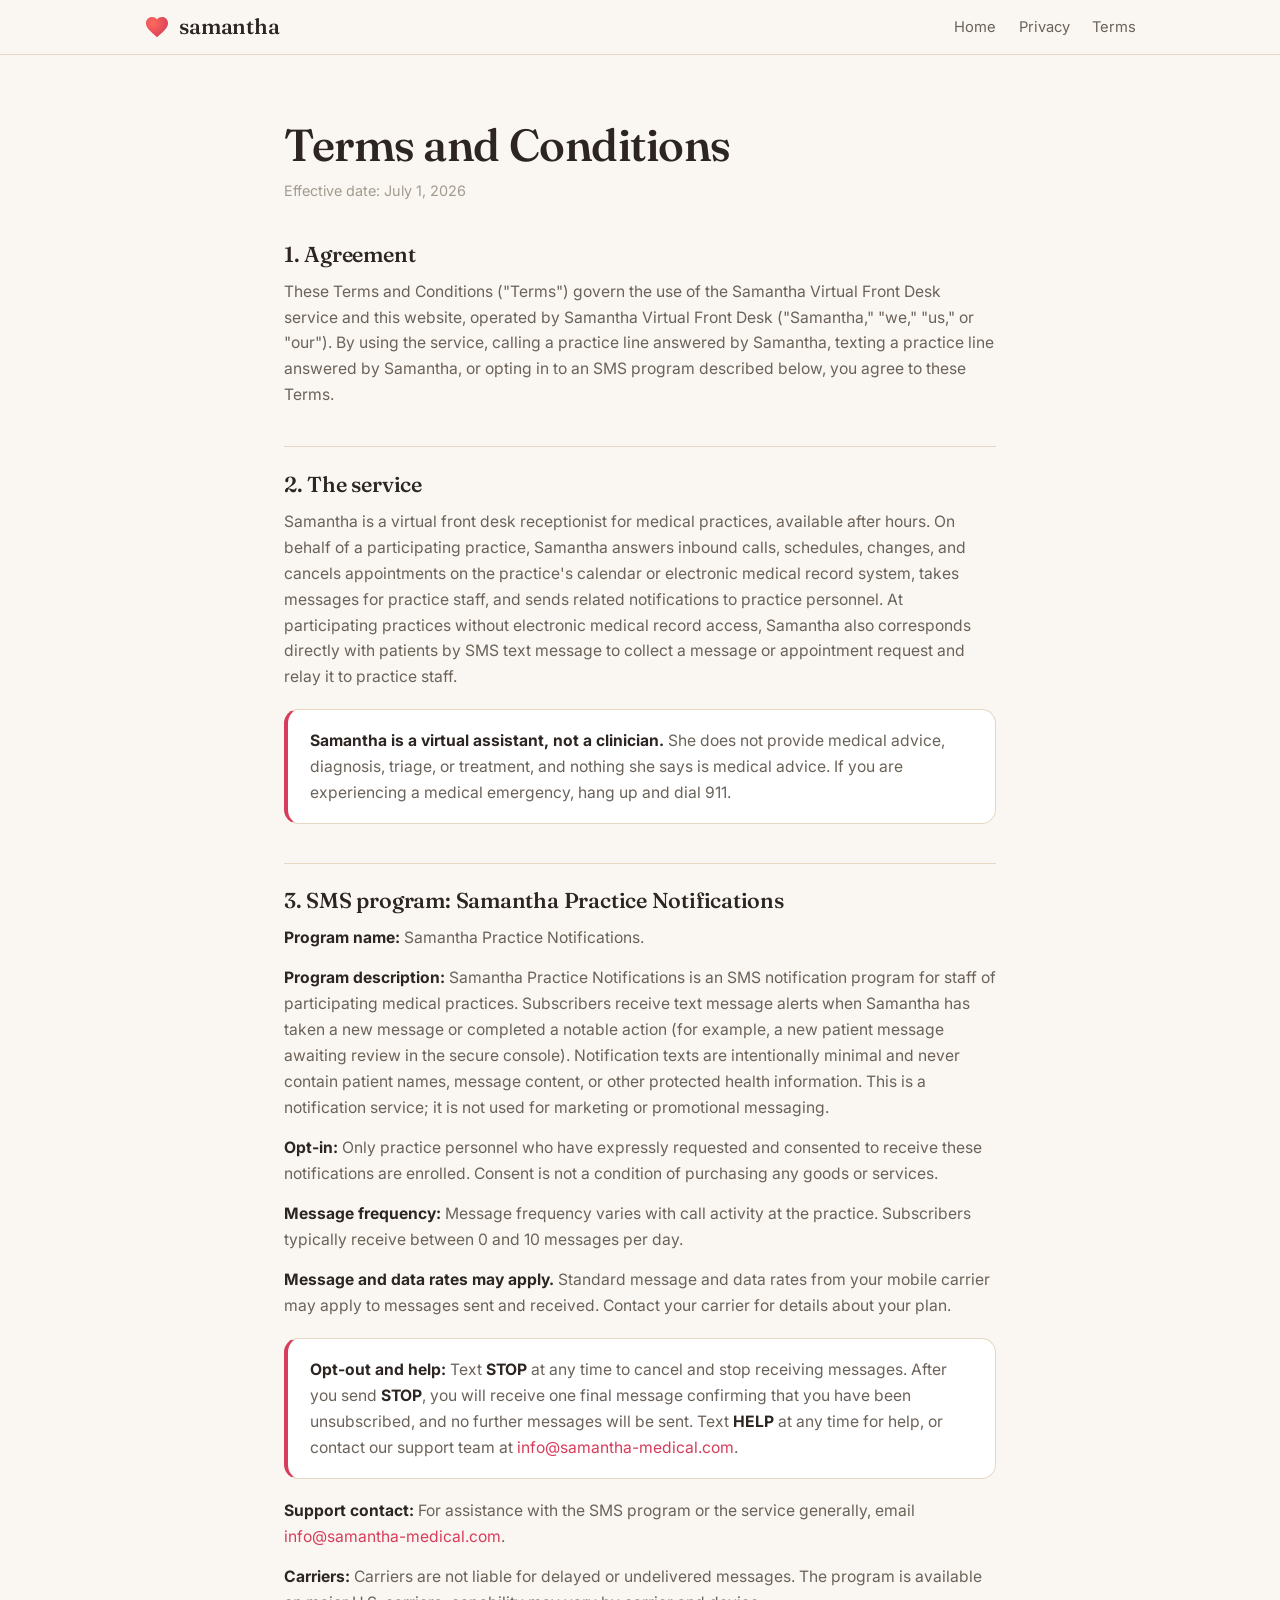
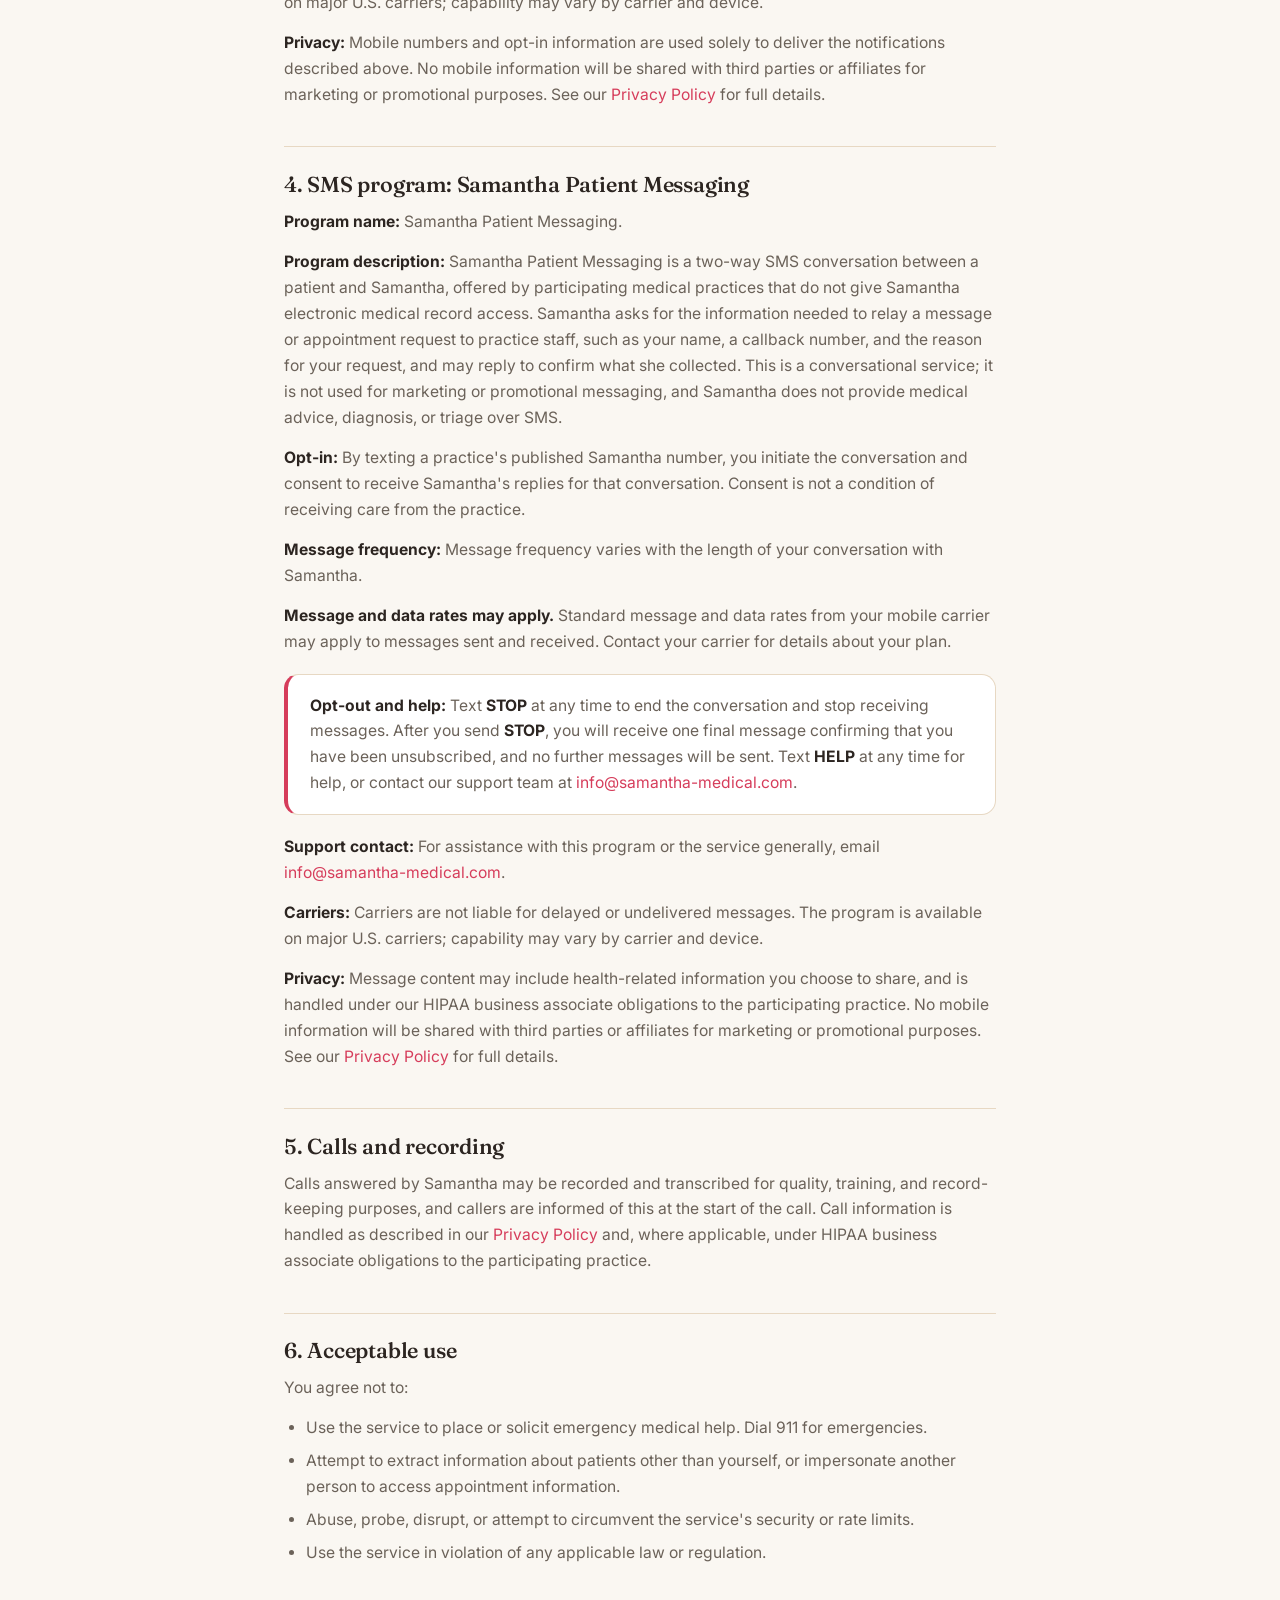
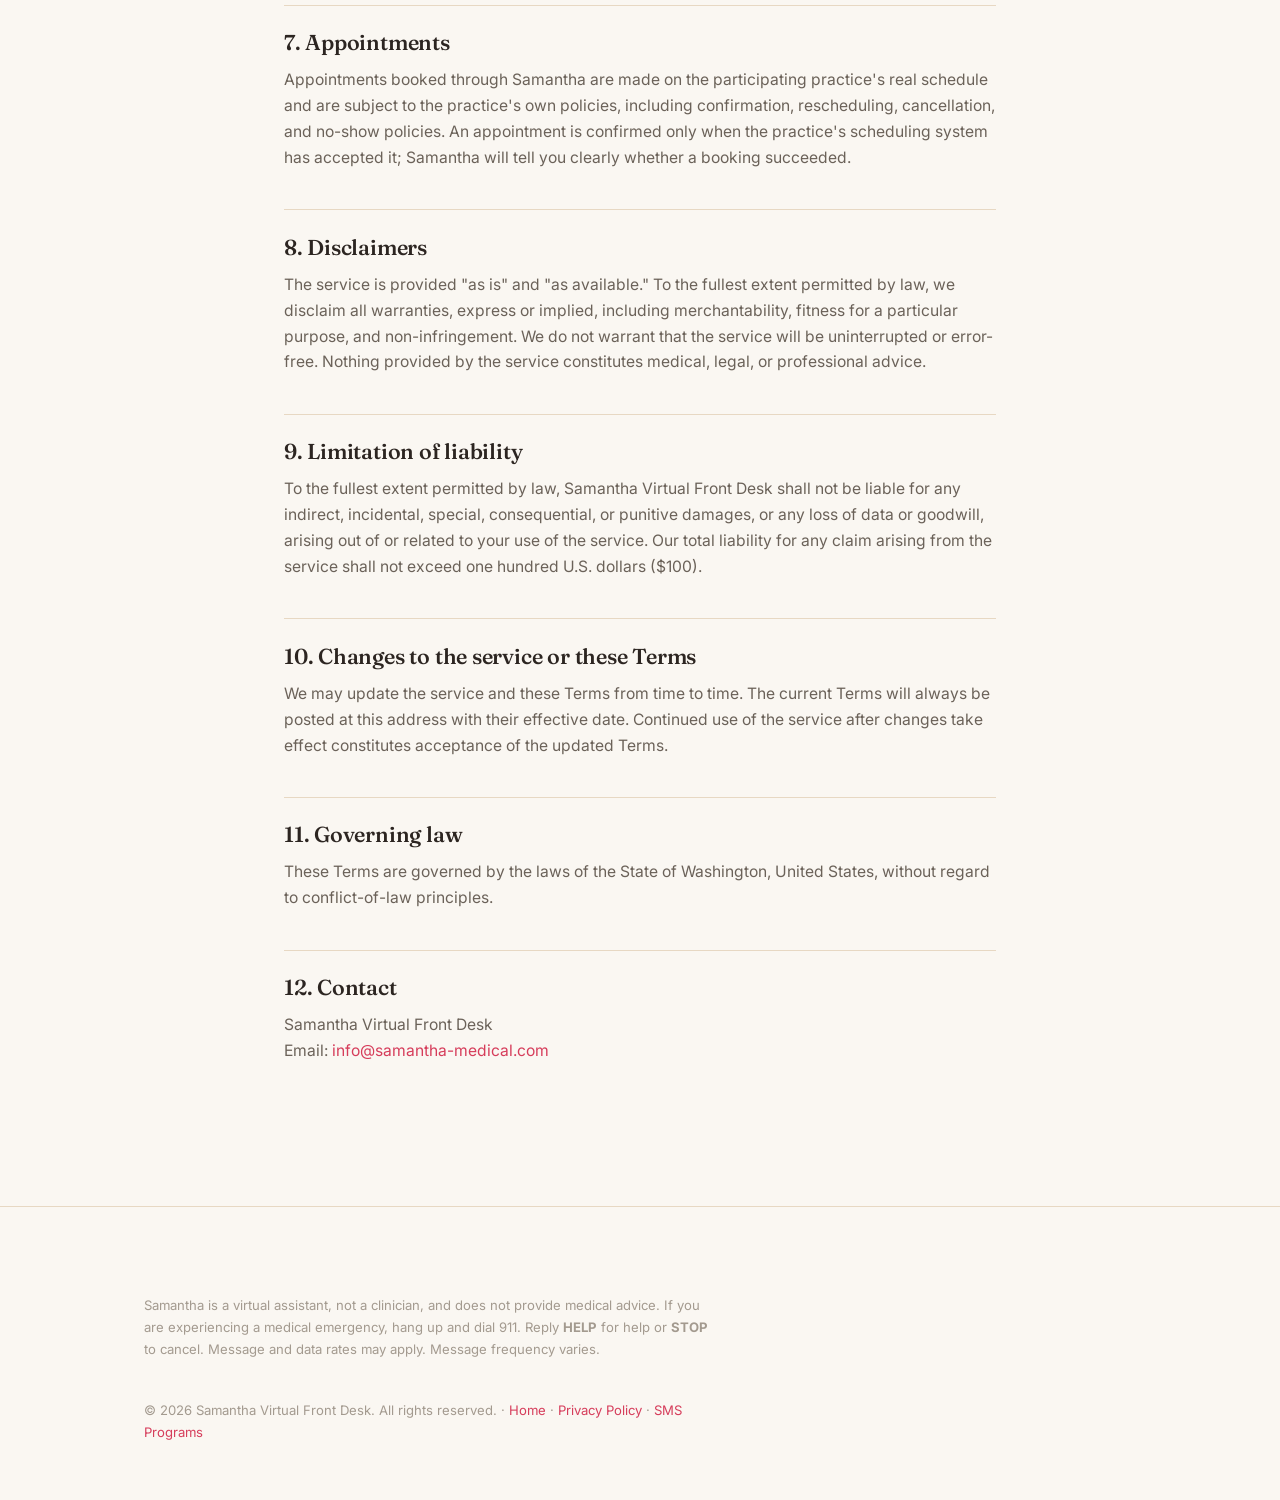
<file: terms-and-conditions/index.html>
<!DOCTYPE html>
<html lang="en">
<head>
  <meta charset="UTF-8" />
  <meta name="viewport" content="width=device-width, initial-scale=1.0" />
  <title>Terms and Conditions - Samantha Virtual Front Desk</title>
  <meta name="description" content="Terms and Conditions for Samantha, the virtual front desk receptionist for medical practices, including the Samantha Practice Notifications and Samantha Patient Messaging SMS program terms." />
  <link rel="preconnect" href="https://fonts.googleapis.com" />
  <link rel="preconnect" href="https://fonts.gstatic.com" crossorigin />
  <link href="https://fonts.googleapis.com/css2?family=Fraunces:ital,opsz,wght@0,9..144,400..600;1,9..144,400..600&family=Inter:wght@400;500;600;700&display=swap" rel="stylesheet" />
  <link rel="stylesheet" href="../styles.css" />
  <link rel="icon" href="data:image/svg+xml,%3Csvg xmlns='http://www.w3.org/2000/svg' viewBox='0 0 24 24'%3E%3Cpath d='M12 21.35l-1.45-1.32C5.4 15.36 2 12.28 2 8.5 2 5.42 4.42 3 7.5 3c1.74 0 3.41.81 4.5 2.09C13.09 3.81 14.76 3 16.5 3 19.58 3 22 5.42 22 8.5c0 3.78-3.4 6.86-8.55 11.54L12 21.35z' fill='%23d63d5b'/%3E%3C/svg%3E" />
</head>
<body>

  <nav class="nav">
    <div class="nav-inner">
      <a href="../index.html" class="wordmark"><span class="dot"></span>samantha</a>
      <input type="checkbox" id="nav-toggle" class="nav-toggle-checkbox" />
      <label for="nav-toggle" class="nav-toggle-btn" aria-label="Open menu">&#9776;</label>
      <div class="nav-links">
        <a href="../index.html">Home</a>
        <a href="../privacy-policy/index.html">Privacy</a>
        <a href="index.html">Terms</a>
      </div>
    </div>
  </nav>

  <main class="policy">
    <div class="container narrow">
      <h1>Terms and Conditions</h1>
      <p class="updated">Effective date: July 1, 2026</p>

      <h2>1. Agreement</h2>
      <p>
        These Terms and Conditions ("Terms") govern the use of the Samantha Virtual Front Desk
        service and this website, operated by Samantha Virtual Front Desk ("Samantha," "we,"
        "us," or "our"). By using the service, calling a practice line answered by
        Samantha, texting a practice line answered by Samantha, or opting in to an SMS
        program described below, you agree to these Terms.
      </p>

      <h2>2. The service</h2>
      <p>
        Samantha is a virtual front desk receptionist for medical practices, available after hours.
        On behalf of a participating practice, Samantha answers inbound calls, schedules,
        changes, and cancels appointments on the practice's calendar or electronic medical
        record system, takes messages for practice staff, and sends related notifications
        to practice personnel. At participating practices without electronic medical record
        access, Samantha also corresponds directly with patients by SMS text message to
        collect a message or appointment request and relay it to practice staff.
      </p>
      <div class="callout">
        <p>
          <strong>Samantha is a virtual assistant, not a clinician.</strong> She does not
          provide medical advice, diagnosis, triage, or treatment, and nothing she says is
          medical advice. If you are experiencing a medical emergency, hang up and dial 911.
        </p>
      </div>

      <h2>3. SMS program: Samantha Practice Notifications</h2>
      <p>
        <strong>Program name:</strong> Samantha Practice Notifications.
      </p>
      <p>
        <strong>Program description:</strong> Samantha Practice Notifications is an SMS
        notification program for staff of participating medical practices. Subscribers
        receive text message alerts when Samantha has taken a new message or completed a
        notable action (for example, a new patient message awaiting review in the secure
        console). Notification texts are intentionally minimal and never contain patient
        names, message content, or other protected health information. This is a
        notification service; it is not used for marketing or promotional messaging.
      </p>
      <p>
        <strong>Opt-in:</strong> Only practice personnel who have expressly requested and
        consented to receive these notifications are enrolled. Consent is not a condition
        of purchasing any goods or services.
      </p>
      <p>
        <strong>Message frequency:</strong> Message frequency varies with call activity at
        the practice. Subscribers typically receive between 0 and 10 messages per day.
      </p>
      <p>
        <strong>Message and data rates may apply.</strong> Standard message and data rates
        from your mobile carrier may apply to messages sent and received. Contact your
        carrier for details about your plan.
      </p>
      <div class="callout">
        <p>
          <strong>Opt-out and help:</strong> Text <strong>STOP</strong> at any time to
          cancel and stop receiving messages. After you send <strong>STOP</strong>, you
          will receive one final message confirming that you have been unsubscribed, and
          no further messages will be sent. Text <strong>HELP</strong> at any time for
          help, or contact our support team at
          <a href="mailto:info@samantha-medical.com">info@samantha-medical.com</a>.
        </p>
      </div>
      <p>
        <strong>Support contact:</strong> For assistance with the SMS program or the
        service generally, email <a href="mailto:info@samantha-medical.com">info@samantha-medical.com</a>.
      </p>
      <p>
        <strong>Carriers:</strong> Carriers are not liable for delayed or undelivered
        messages. The program is available on major U.S. carriers; capability may vary by
        carrier and device.
      </p>
      <p>
        <strong>Privacy:</strong> Mobile numbers and opt-in information are used solely to
        deliver the notifications described above. No mobile information will be shared
        with third parties or affiliates for marketing or promotional purposes. See our
        <a href="../privacy-policy/index.html">Privacy Policy</a> for full details.
      </p>

      <h2>4. SMS program: Samantha Patient Messaging</h2>
      <p>
        <strong>Program name:</strong> Samantha Patient Messaging.
      </p>
      <p>
        <strong>Program description:</strong> Samantha Patient Messaging is a two-way SMS
        conversation between a patient and Samantha, offered by participating medical
        practices that do not give Samantha electronic medical record access. Samantha asks
        for the information needed to relay a message or appointment request to practice
        staff, such as your name, a callback number, and the reason for your request, and
        may reply to confirm what she collected. This is a conversational service; it is
        not used for marketing or promotional messaging, and Samantha does not provide
        medical advice, diagnosis, or triage over SMS.
      </p>
      <p>
        <strong>Opt-in:</strong> By texting a practice's published Samantha number, you
        initiate the conversation and consent to receive Samantha's replies for that
        conversation. Consent is not a condition of receiving care from the practice.
      </p>
      <p>
        <strong>Message frequency:</strong> Message frequency varies with the length of
        your conversation with Samantha.
      </p>
      <p>
        <strong>Message and data rates may apply.</strong> Standard message and data rates
        from your mobile carrier may apply to messages sent and received. Contact your
        carrier for details about your plan.
      </p>
      <div class="callout">
        <p>
          <strong>Opt-out and help:</strong> Text <strong>STOP</strong> at any time to end
          the conversation and stop receiving messages. After you send <strong>STOP</strong>,
          you will receive one final message confirming that you have been unsubscribed,
          and no further messages will be sent. Text <strong>HELP</strong> at any time for
          help, or contact our support team at
          <a href="mailto:info@samantha-medical.com">info@samantha-medical.com</a>.
        </p>
      </div>
      <p>
        <strong>Support contact:</strong> For assistance with this program or the service
        generally, email <a href="mailto:info@samantha-medical.com">info@samantha-medical.com</a>.
      </p>
      <p>
        <strong>Carriers:</strong> Carriers are not liable for delayed or undelivered
        messages. The program is available on major U.S. carriers; capability may vary by
        carrier and device.
      </p>
      <p>
        <strong>Privacy:</strong> Message content may include health-related information
        you choose to share, and is handled under our HIPAA business associate obligations
        to the participating practice. No mobile information will be shared with third
        parties or affiliates for marketing or promotional purposes. See our
        <a href="../privacy-policy/index.html">Privacy Policy</a> for full details.
      </p>

      <h2>5. Calls and recording</h2>
      <p>
        Calls answered by Samantha may be recorded and transcribed for quality, training,
        and record-keeping purposes, and callers are informed of this at the start of the
        call. Call information is handled as described in our
        <a href="../privacy-policy/index.html">Privacy Policy</a> and, where applicable,
        under HIPAA business associate obligations to the participating practice.
      </p>

      <h2>6. Acceptable use</h2>
      <p>You agree not to:</p>
      <ul>
        <li>Use the service to place or solicit emergency medical help. Dial 911 for emergencies.</li>
        <li>Attempt to extract information about patients other than yourself, or impersonate another person to access appointment information.</li>
        <li>Abuse, probe, disrupt, or attempt to circumvent the service's security or rate limits.</li>
        <li>Use the service in violation of any applicable law or regulation.</li>
      </ul>

      <h2>7. Appointments</h2>
      <p>
        Appointments booked through Samantha are made on the participating practice's real
        schedule and are subject to the practice's own policies, including confirmation,
        rescheduling, cancellation, and no-show policies. An appointment is confirmed only
        when the practice's scheduling system has accepted it; Samantha will tell you
        clearly whether a booking succeeded.
      </p>

      <h2>8. Disclaimers</h2>
      <p>
        The service is provided "as is" and "as available." To the fullest extent permitted
        by law, we disclaim all warranties, express or implied, including merchantability,
        fitness for a particular purpose, and non-infringement. We do not warrant that the
        service will be uninterrupted or error-free. Nothing provided by the service
        constitutes medical, legal, or professional advice.
      </p>

      <h2>9. Limitation of liability</h2>
      <p>
        To the fullest extent permitted by law, Samantha Virtual Front Desk shall not be
        liable for any indirect, incidental, special, consequential, or punitive damages,
        or any loss of data or goodwill, arising out of or related to your use of the
        service. Our total liability for any claim arising from the service shall not
        exceed one hundred U.S. dollars ($100).
      </p>

      <h2>10. Changes to the service or these Terms</h2>
      <p>
        We may update the service and these Terms from time to time. The current Terms
        will always be posted at this address with their effective date. Continued use of
        the service after changes take effect constitutes acceptance of the updated Terms.
      </p>

      <h2>11. Governing law</h2>
      <p>
        These Terms are governed by the laws of the State of Washington, United States,
        without regard to conflict-of-law principles.
      </p>

      <h2>12. Contact</h2>
      <p>
        Samantha Virtual Front Desk<br />
        Email: <a href="mailto:info@samantha-medical.com">info@samantha-medical.com</a>
      </p>
    </div>
  </main>

  <footer>
    <div class="container">
      <p class="fineprint">
        Samantha is a virtual assistant, not a clinician, and does not provide medical advice.
        If you are experiencing a medical emergency, hang up and dial 911.
        Reply <strong>HELP</strong> for help or <strong>STOP</strong> to cancel. Message and data rates may apply. Message frequency varies.
      </p>
      <p class="fineprint">&copy; 2026 Samantha Virtual Front Desk. All rights reserved. &middot; <a href="../index.html">Home</a> &middot; <a href="../privacy-policy/index.html">Privacy Policy</a> &middot; <a href="../sms/index.html">SMS Programs</a></p>
    </div>
  </footer>

</body>
</html>
</file>
<file: styles.css>
/* Samantha - marketing + policy site.
   Look and feel: warm cream + coral (matches the console's sand/rose palette),
   soft and intimate like the film "Her", with a clean clinical calm. */

:root {
  --sand-50: #faf7f2;
  --sand-100: #f3ece1;
  --sand-200: #e7d8c3;
  --rose-500: #e7546f;
  --rose-600: #d63d5b;
  --rose-700: #b82f49;
  --coral: #ff6a5c;
  --ink: #2c2521;
  --ink-soft: #6b6259;
  --ink-faint: #a39a8f;
  --night: #1d1614;
  --night-2: #2a201c;
  --radius: 1.25rem;
  --heart-svg: url("data:image/svg+xml,%3Csvg xmlns='http://www.w3.org/2000/svg' viewBox='0 0 24 24'%3E%3Cpath d='M12 21.35l-1.45-1.32C5.4 15.36 2 12.28 2 8.5 2 5.42 4.42 3 7.5 3c1.74 0 3.41.81 4.5 2.09C13.09 3.81 14.76 3 16.5 3 19.58 3 22 5.42 22 8.5c0 3.78-3.4 6.86-8.55 11.54L12 21.35z' fill='black'/%3E%3C/svg%3E");
}

* { margin: 0; padding: 0; box-sizing: border-box; }

html { scroll-behavior: smooth; }

body {
  font-family: "Inter", ui-sans-serif, system-ui, -apple-system, "Segoe UI", Roboto, sans-serif;
  background: var(--sand-50);
  color: var(--ink);
  line-height: 1.65;
  -webkit-font-smoothing: antialiased;
}

h1, h2, h3, .wordmark {
  font-family: "Fraunces", Georgia, serif;
  font-weight: 550;
  letter-spacing: -0.01em;
  line-height: 1.15;
}

a { color: var(--rose-600); text-decoration: none; }
a:hover { color: var(--rose-700); }

.container { max-width: 1040px; margin: 0 auto; padding: 0 1.5rem; }
.narrow { max-width: 760px; }

/* ---------- nav ---------- */
.nav {
  position: sticky; top: 0; z-index: 20;
  background: rgba(250, 247, 242, 0.85);
  backdrop-filter: blur(12px);
  border-bottom: 1px solid var(--sand-200);
}
.nav-inner {
  display: flex; align-items: center; gap: 1.5rem;
  padding: 0.9rem 1.5rem; max-width: 1040px; margin: 0 auto;
}
.wordmark {
  display: flex; align-items: center; gap: 0.6rem;
  font-size: 1.35rem; color: var(--ink);
}
.wordmark .dot {
  width: 1.6rem; height: 1.6rem;
  background: radial-gradient(circle at 35% 35%, var(--coral), var(--rose-600) 70%);
  -webkit-mask-image: var(--heart-svg);
  mask-image: var(--heart-svg);
  -webkit-mask-size: contain; mask-size: contain;
  -webkit-mask-repeat: no-repeat; mask-repeat: no-repeat;
  -webkit-mask-position: center; mask-position: center;
  animation: dot-pulse 4.5s ease-in-out infinite;
}
@keyframes dot-pulse {
  0%, 100% { transform: scale(1); filter: drop-shadow(0 0 4px rgba(231, 84, 111, 0.3)); }
  50% { transform: scale(1.217); filter: drop-shadow(0 0 16px rgba(231, 84, 111, 0.9)); }
}
.nav-links { margin-left: auto; display: flex; gap: 1.4rem; font-size: 0.92rem; }
.nav-links a { color: var(--ink-soft); }
.nav-links a:hover { color: var(--rose-600); }

.nav-toggle-checkbox { display: none; }
.nav-toggle-btn {
  display: none; margin-left: auto; cursor: pointer;
  font-size: 1.5rem; line-height: 1; color: var(--ink-soft); padding: 0.2rem 0.3rem;
}
@media (max-width: 640px) {
  .nav-toggle-btn { display: inline-flex; }
  .nav-links {
    display: none; position: absolute; top: 100%; left: 0; right: 0;
    flex-direction: column; gap: 0; background: #fff;
    border-bottom: 1px solid var(--sand-200);
    box-shadow: 0 12px 24px rgba(44, 37, 33, 0.08);
    padding: 0.3rem 1.5rem 0.8rem;
  }
  .nav-links a { padding: 0.8rem 0; border-top: 1px solid var(--sand-100); }
  .nav-links a:first-child { border-top: none; }
  .nav-toggle-checkbox:checked ~ .nav-links { display: flex; }
}

/* ---------- hero ---------- */
.hero {
  position: relative; overflow: hidden;
  padding: 6.5rem 0 5.5rem; text-align: center;
}
.hero::before {
  content: ""; position: absolute; inset: 0;
  background:
    radial-gradient(600px 420px at 50% -10%, rgba(255, 106, 92, 0.16), transparent 70%),
    radial-gradient(500px 380px at 85% 100%, rgba(231, 84, 111, 0.08), transparent 70%);
  pointer-events: none;
}
.orb {
  width: 128px; height: 128px;
  margin: 0 auto 2.25rem; position: relative;
  background: radial-gradient(circle at 35% 30%, #ffb3a0, var(--coral) 45%, var(--rose-700) 100%);
  -webkit-mask-image: var(--heart-svg);
  mask-image: var(--heart-svg);
  -webkit-mask-size: contain; mask-size: contain;
  -webkit-mask-repeat: no-repeat; mask-repeat: no-repeat;
  -webkit-mask-position: center; mask-position: center;
  animation: orb-pulse 4.5s ease-in-out infinite;
}
.orb::after {
  content: ""; position: absolute; inset: -22px; z-index: -1;
  background: radial-gradient(circle at 35% 30%, #ffb3a0, var(--coral) 45%, var(--rose-700) 100%);
  -webkit-mask-image: var(--heart-svg);
  mask-image: var(--heart-svg);
  -webkit-mask-size: contain; mask-size: contain;
  -webkit-mask-repeat: no-repeat; mask-repeat: no-repeat;
  -webkit-mask-position: center; mask-position: center;
  filter: blur(22px);
  animation: orb-aura-pulse 4.5s ease-in-out infinite;
}
@keyframes orb-pulse {
  0%, 100% { transform: scale(1); filter: drop-shadow(0 0 18px rgba(255, 106, 92, 0.3)); }
  50% { transform: scale(1.217); filter: drop-shadow(0 0 60px rgba(255, 106, 92, 0.9)); }
}
@keyframes orb-aura-pulse {
  0%, 100% { transform: scale(0.9416); opacity: 0.35; }
  50% { transform: scale(1.1584); opacity: 0.75; }
}

.hero h1 { font-size: clamp(2.3rem, 5.5vw, 3.6rem); max-width: 21ch; margin: 0 auto 1.1rem; }
.hero .lede {
  color: var(--ink-soft); font-size: 1.15rem;
  max-width: 54ch; margin: 0 auto 2.4rem;
}
.hero .accent { color: var(--rose-600); font-style: italic; }

.cta-row { display: flex; gap: 0.9rem; justify-content: center; flex-wrap: wrap; }
.btn {
  display: inline-block; padding: 0.8rem 1.7rem; border-radius: 999px;
  font-weight: 600; font-size: 0.98rem; transition: all 0.2s ease;
}
.btn-primary {
  background: var(--rose-600); color: #fff;
  box-shadow: 0 6px 22px rgba(214, 61, 91, 0.35);
}
.btn-primary:hover { background: var(--rose-700); color: #fff; transform: translateY(-1px); }
.btn-ghost { border: 1px solid var(--sand-200); color: var(--ink-soft); background: #fff; }
.btn-ghost:hover { border-color: var(--rose-500); color: var(--rose-600); }

/* ---------- sections ---------- */
section { padding: 4.5rem 0; }
.kicker {
  text-transform: uppercase; letter-spacing: 0.14em; font-size: 0.78rem;
  font-weight: 700; color: var(--rose-600); margin-bottom: 0.7rem;
}
.section-title { font-size: clamp(1.7rem, 3.5vw, 2.3rem); margin-bottom: 0.8rem; }
.section-sub { color: var(--ink-soft); max-width: 62ch; }

.grid {
  display: grid; gap: 1.25rem; margin-top: 2.5rem;
  grid-template-columns: repeat(auto-fit, minmax(280px, 1fr));
}
.card {
  background: #fff; border: 1px solid var(--sand-200);
  border-radius: var(--radius); padding: 1.7rem;
  box-shadow: 0 1px 2px rgba(44, 37, 33, 0.04);
  transition: transform 0.2s ease, box-shadow 0.2s ease;
}
.card:hover { transform: translateY(-2px); box-shadow: 0 10px 30px rgba(44, 37, 33, 0.07); }
.card .icon {
  width: 2.6rem; height: 2.6rem; border-radius: 0.9rem;
  display: flex; align-items: center; justify-content: center;
  background: linear-gradient(135deg, var(--rose-500), var(--rose-700));
  color: #fff; font-size: 1.15rem; margin-bottom: 1rem;
}
.card h3 { font-size: 1.12rem; margin-bottom: 0.45rem; }
.card p { color: var(--ink-soft); font-size: 0.94rem; }

/* ---------- voice (dark, "Her" evening) ---------- */
.voice {
  background:
    radial-gradient(700px 400px at 50% 0%, rgba(255, 106, 92, 0.14), transparent 70%),
    linear-gradient(180deg, var(--night), var(--night-2));
  color: #f5ede4; text-align: center;
  border-radius: 2.5rem; margin: 1rem 1rem;
  padding: 5rem 1.5rem;
}
.voice .quote {
  font-family: "Fraunces", Georgia, serif; font-size: clamp(1.4rem, 3vw, 2rem);
  font-style: italic; max-width: 34ch; margin: 0 auto 1.2rem; line-height: 1.4;
}
.voice .attr { color: rgba(245, 237, 228, 0.55); font-size: 0.92rem; }
.wave {
  display: flex; gap: 5px; justify-content: center; align-items: center;
  height: 46px; margin: 0 auto 2.2rem;
}
.wave span {
  width: 5px; border-radius: 3px;
  background: linear-gradient(180deg, var(--coral), var(--rose-600));
  animation: wave 1.3s ease-in-out infinite;
}
.wave span:nth-child(1) { height: 30%; animation-delay: 0s; }
.wave span:nth-child(2) { height: 65%; animation-delay: 0.12s; }
.wave span:nth-child(3) { height: 100%; animation-delay: 0.24s; }
.wave span:nth-child(4) { height: 55%; animation-delay: 0.36s; }
.wave span:nth-child(5) { height: 80%; animation-delay: 0.48s; }
.wave span:nth-child(6) { height: 40%; animation-delay: 0.6s; }
.wave span:nth-child(7) { height: 70%; animation-delay: 0.72s; }
.wave.wave-paused span { animation-play-state: paused; transform: scaleY(0.4); opacity: 0.4; }
@keyframes wave {
  0%, 100% { transform: scaleY(0.55); opacity: 0.7; }
  50% { transform: scaleY(1); opacity: 1; }
}

.voice-play {
  display: inline-flex; align-items: center; gap: 0.6rem;
  margin-top: 2rem; padding: 0.75rem 1.5rem; border-radius: 999px;
  background: rgba(245, 237, 228, 0.08); border: 1px solid rgba(245, 237, 228, 0.25);
  color: #f5ede4; font-family: inherit; font-size: 0.95rem; font-weight: 600;
  cursor: pointer; transition: all 0.2s ease;
}
.voice-play:hover { background: rgba(255, 106, 92, 0.16); border-color: var(--coral); }
.voice-play.is-playing { background: var(--rose-600); border-color: var(--rose-600); }
.voice-play-icon {
  display: inline-flex; align-items: center; justify-content: center;
  width: 1.4rem; height: 1.4rem; font-size: 0.7rem;
}

/* ---------- trust list ---------- */
.trust-list { margin-top: 2rem; display: grid; gap: 1rem; }
.trust-item {
  display: flex; gap: 0.9rem; align-items: flex-start;
  background: #fff; border: 1px solid var(--sand-200);
  border-radius: var(--radius); padding: 1.1rem 1.4rem;
}
.trust-item .check {
  flex-shrink: 0; width: 1.5rem; height: 1.5rem; border-radius: 50%;
  background: var(--sand-100); color: var(--rose-600);
  display: flex; align-items: center; justify-content: center;
  font-size: 0.85rem; font-weight: 700; margin-top: 0.15rem;
}
.trust-item p { color: var(--ink-soft); font-size: 0.95rem; }
.trust-item strong { color: var(--ink); }

/* ---------- footer ---------- */
footer {
  border-top: 1px solid var(--sand-200);
  padding: 3rem 0 3.5rem; margin-top: 3rem;
  font-size: 0.9rem; color: var(--ink-faint);
}
.footer-grid { display: flex; flex-wrap: wrap; gap: 2.5rem; justify-content: space-between; }
.footer-grid .col h4 {
  font-size: 0.8rem; text-transform: uppercase; letter-spacing: 0.1em;
  color: var(--ink-soft); margin-bottom: 0.7rem;
}
.footer-grid .col a { display: block; color: var(--ink-faint); margin-bottom: 0.4rem; }
.footer-grid .col a:hover { color: var(--rose-600); }
.fineprint { margin-top: 2.5rem; font-size: 0.82rem; max-width: 72ch; }

/* ---------- policy pages ---------- */
.policy { padding: 4rem 0 5rem; }
.policy h1 { font-size: clamp(2rem, 4.5vw, 2.8rem); margin-bottom: 0.5rem; }
.policy .updated { color: var(--ink-faint); font-size: 0.9rem; margin-bottom: 2.5rem; }
.policy h2 {
  font-size: 1.35rem; margin: 2.4rem 0 0.7rem;
  padding-top: 1.6rem; border-top: 1px solid var(--sand-200);
}
.policy h2:first-of-type { border-top: none; padding-top: 0; }
.policy p, .policy li { color: var(--ink-soft); font-size: 0.98rem; }
.policy p { margin-bottom: 0.9rem; }
.policy ul { margin: 0.4rem 0 1rem 1.4rem; }
.policy li { margin-bottom: 0.45rem; }
.policy strong { color: var(--ink); }
.callout {
  background: #fff; border: 1px solid var(--sand-200); border-left: 4px solid var(--rose-600);
  border-radius: 0.9rem; padding: 1.1rem 1.4rem; margin: 1.2rem 0;
}
.callout p { margin: 0; }
</file>
